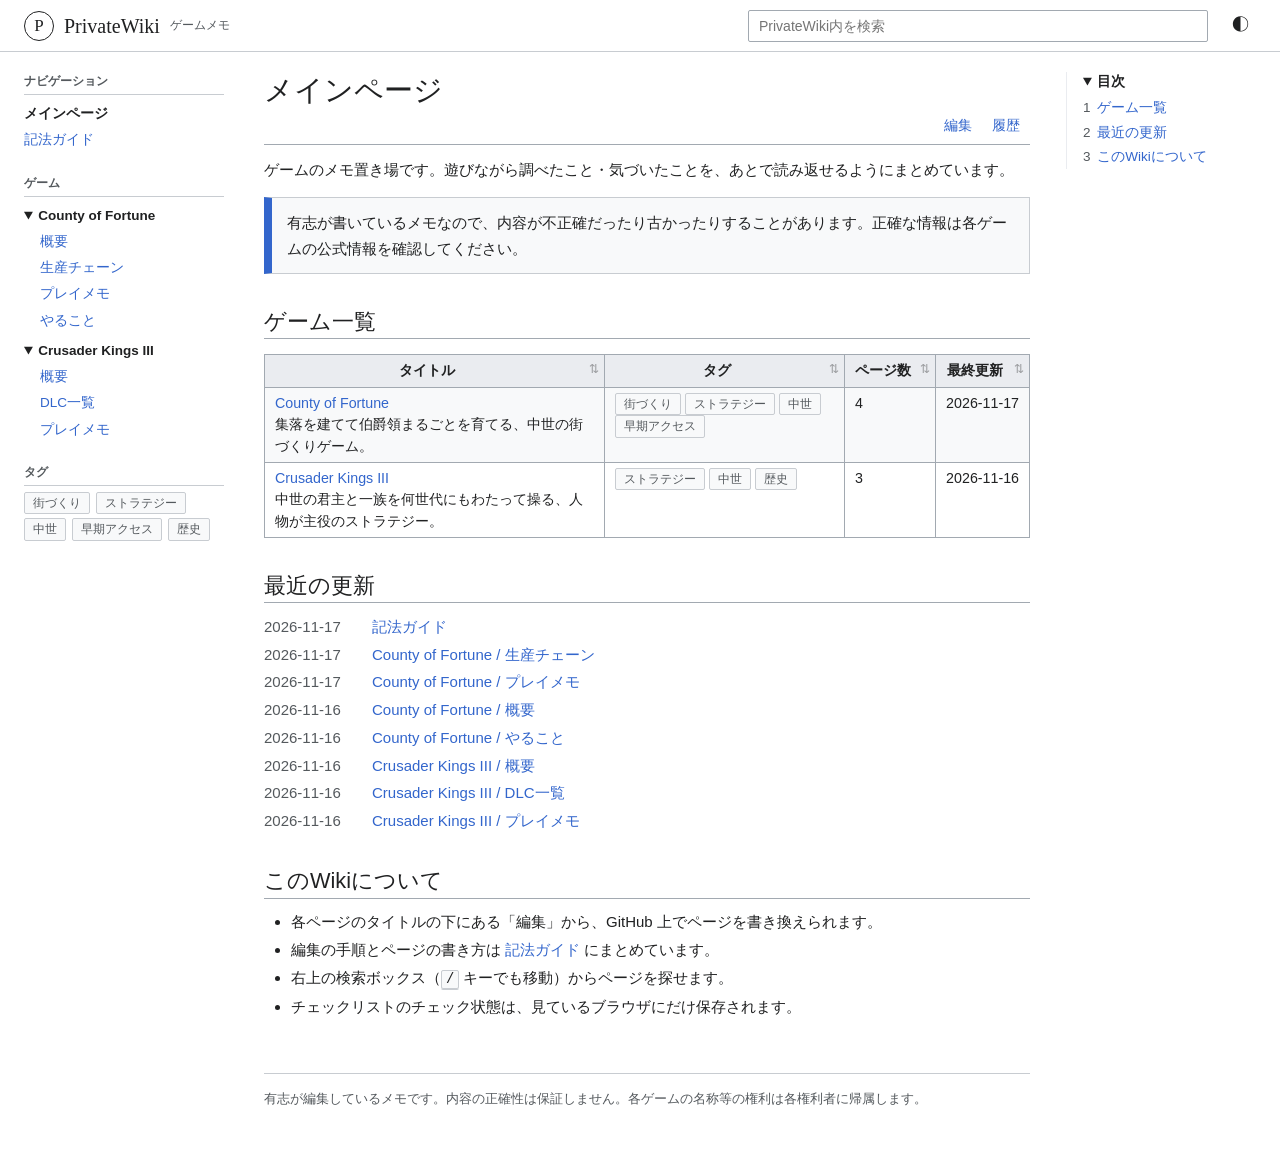
<file: index.html>
<!doctype html>
<html lang="ja">
<head>
<meta charset="utf-8">
<meta name="viewport" content="width=device-width, initial-scale=1">
<title>PrivateWiki</title>
<link rel="stylesheet" href="assets/wiki.css">
</head>
<body>
<noscript>このページの表示には JavaScript が必要です。</noscript>

<script type="text/markdown">
# メインページ

ゲームのメモ置き場です。遊びながら調べたこと・気づいたことを、あとで読み返せるようにまとめています。

:::note
有志が書いているメモなので、内容が不正確だったり古かったりすることがあります。正確な情報は各ゲームの公式情報を確認してください。
:::

## ゲーム一覧

<div data-wiki="games"></div>

## 最近の更新

<div data-wiki="recent" data-limit="10"></div>

## このWikiについて

- 各ページのタイトルの下にある「編集」から、GitHub 上でページを書き換えられます。
- 編集の手順とページの書き方は [[記法ガイド]] にまとめています。
- 右上の検索ボックス（<kbd>/</kbd> キーでも移動）からページを探せます。
- チェックリストのチェック状態は、見ているブラウザにだけ保存されます。
</script>

<script src="assets/vendor/marked.min.js"></script>
<script src="assets/pages.js"></script>
<script src="assets/wiki.js"></script>
</body>
</html>
</file>
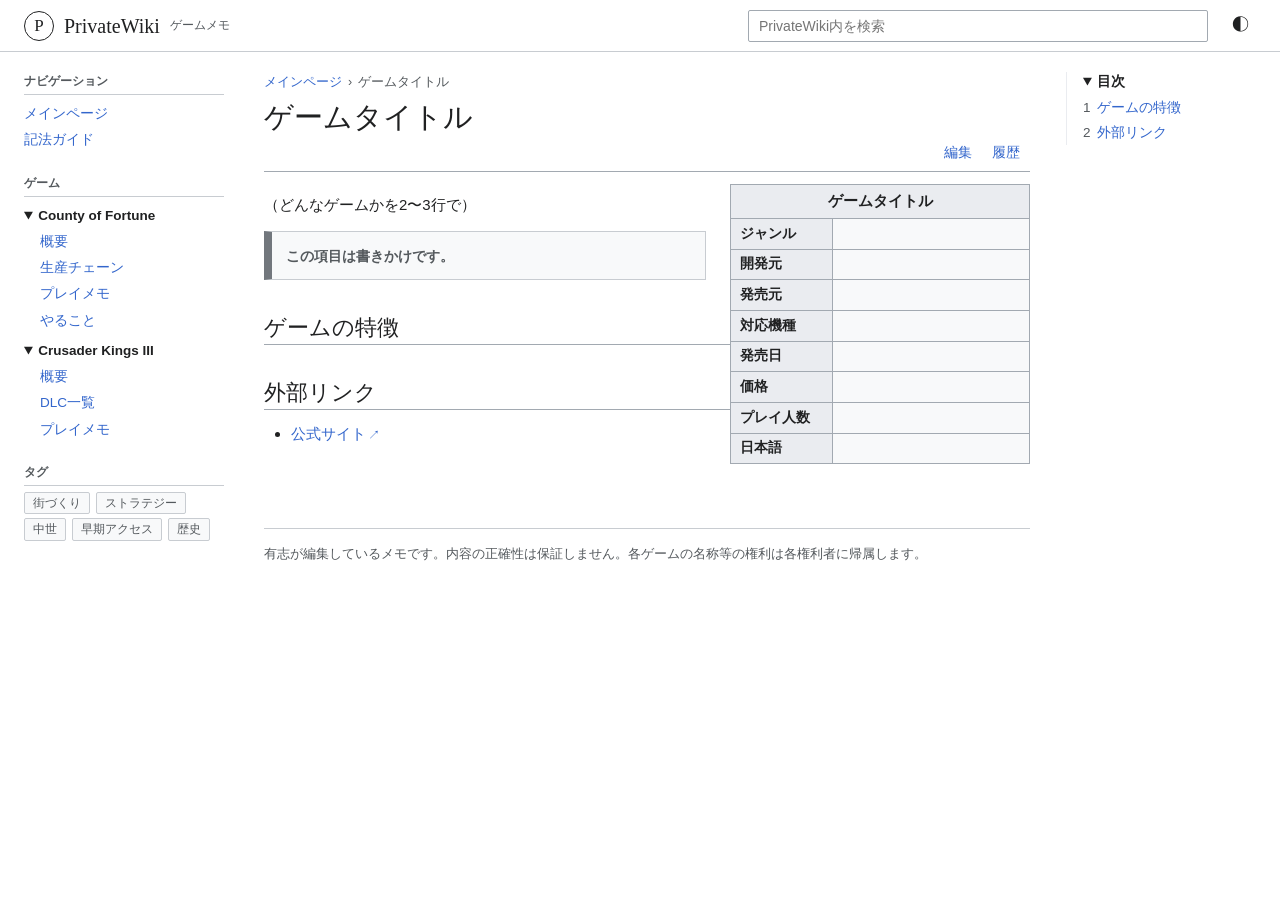
<file: games/_template/index.html>
<!doctype html>
<html lang="ja">
<head>
<meta charset="utf-8">
<meta name="viewport" content="width=device-width, initial-scale=1">
<title>ゲームタイトル - PrivateWiki</title>
<link rel="stylesheet" href="../../assets/wiki.css">
</head>
<body>
<noscript>このページの表示には JavaScript が必要です。</noscript>

<script type="text/markdown">
# ゲームタイトル

:::infobox ゲームタイトル
ジャンル |
開発元 |
発売元 |
対応機種 |
発売日 |
価格 |
プレイ人数 |
日本語 |
:::

（どんなゲームかを2〜3行で）

:::stub

## ゲームの特徴

## 外部リンク

- [公式サイト](https://example.com)
</script>

<script src="../../assets/vendor/marked.min.js"></script>
<script src="../../assets/pages.js"></script>
<script src="../../assets/wiki.js"></script>
</body>
</html>
</file>
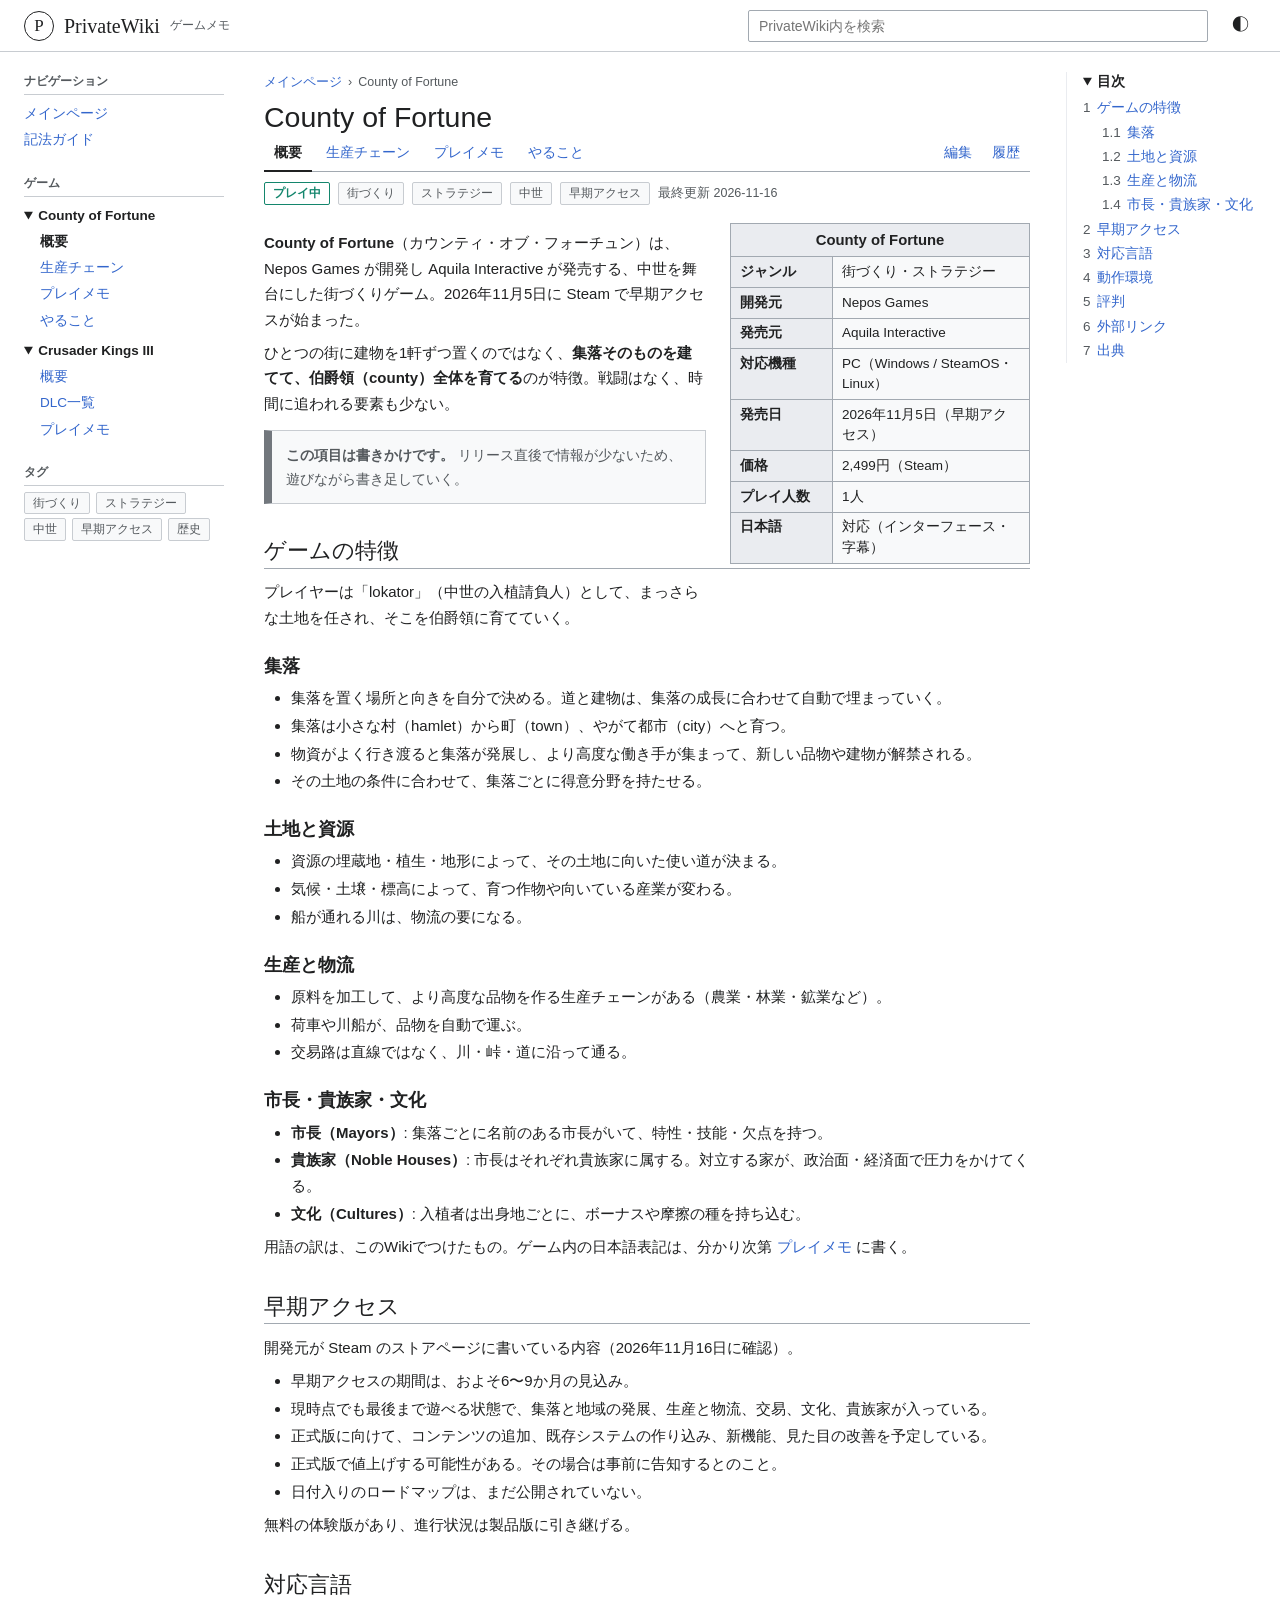
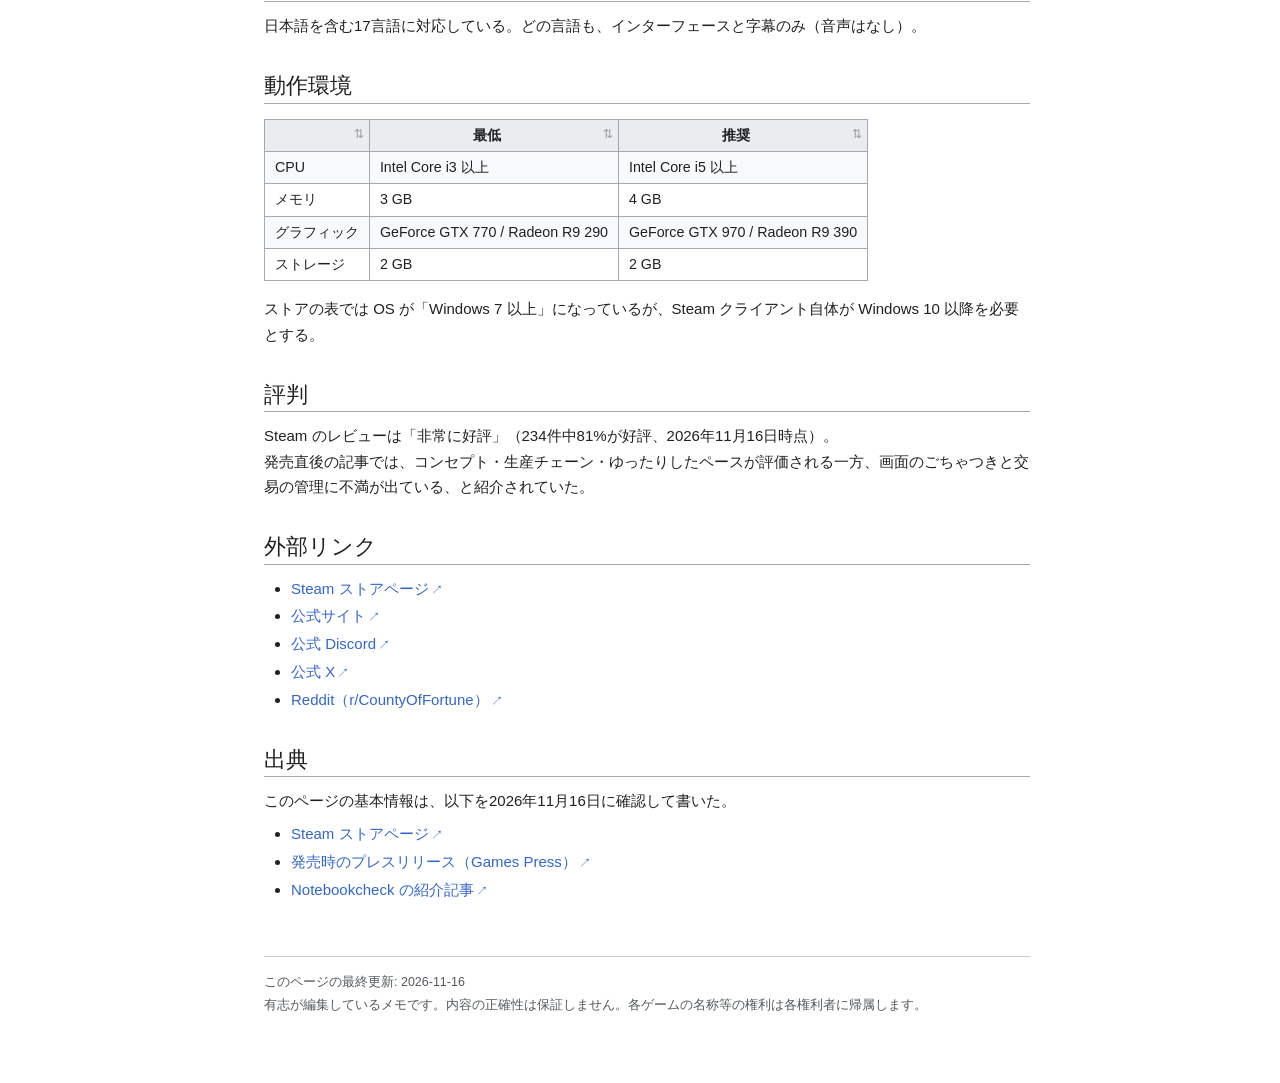
<file: games/county-of-fortune/index.html>
<!doctype html>
<html lang="ja">
<head>
<meta charset="utf-8">
<meta name="viewport" content="width=device-width, initial-scale=1">
<title>County of Fortune - PrivateWiki</title>
<link rel="stylesheet" href="../../assets/wiki.css">
</head>
<body>
<noscript>このページの表示には JavaScript が必要です。</noscript>

<script type="text/markdown">
# County of Fortune

:::infobox County of Fortune
ジャンル | 街づくり・ストラテジー
開発元 | Nepos Games
発売元 | Aquila Interactive
対応機種 | PC（Windows / SteamOS・Linux）
発売日 | 2026年11月5日（早期アクセス）
価格 | 2,499円（Steam）
プレイ人数 | 1人
日本語 | 対応（インターフェース・字幕）
:::

**County of Fortune**（カウンティ・オブ・フォーチュン）は、Nepos Games が開発し Aquila Interactive が発売する、中世を舞台にした街づくりゲーム。2026年11月5日に Steam で早期アクセスが始まった。

ひとつの街に建物を1軒ずつ置くのではなく、**集落そのものを建てて、伯爵領（county）全体を育てる**のが特徴。戦闘はなく、時間に追われる要素も少ない。

:::stub リリース直後で情報が少ないため、遊びながら書き足していく。

## ゲームの特徴

プレイヤーは「lokator」（中世の入植請負人）として、まっさらな土地を任され、そこを伯爵領に育てていく。

### 集落

- 集落を置く場所と向きを自分で決める。道と建物は、集落の成長に合わせて自動で埋まっていく。
- 集落は小さな村（hamlet）から町（town）、やがて都市（city）へと育つ。
- 物資がよく行き渡ると集落が発展し、より高度な働き手が集まって、新しい品物や建物が解禁される。
- その土地の条件に合わせて、集落ごとに得意分野を持たせる。

### 土地と資源

- 資源の埋蔵地・植生・地形によって、その土地に向いた使い道が決まる。
- 気候・土壌・標高によって、育つ作物や向いている産業が変わる。
- 船が通れる川は、物流の要になる。

### 生産と物流

- 原料を加工して、より高度な品物を作る生産チェーンがある（農業・林業・鉱業など）。
- 荷車や川船が、品物を自動で運ぶ。
- 交易路は直線ではなく、川・峠・道に沿って通る。

### 市長・貴族家・文化

- **市長（Mayors）**: 集落ごとに名前のある市長がいて、特性・技能・欠点を持つ。
- **貴族家（Noble Houses）**: 市長はそれぞれ貴族家に属する。対立する家が、政治面・経済面で圧力をかけてくる。
- **文化（Cultures）**: 入植者は出身地ごとに、ボーナスや摩擦の種を持ち込む。

用語の訳は、このWikiでつけたもの。ゲーム内の日本語表記は、分かり次第 [[プレイメモ]] に書く。

## 早期アクセス

開発元が Steam のストアページに書いている内容（2026年11月16日に確認）。

- 早期アクセスの期間は、およそ6〜9か月の見込み。
- 現時点でも最後まで遊べる状態で、集落と地域の発展、生産と物流、交易、文化、貴族家が入っている。
- 正式版に向けて、コンテンツの追加、既存システムの作り込み、新機能、見た目の改善を予定している。
- 正式版で値上げする可能性がある。その場合は事前に告知するとのこと。
- 日付入りのロードマップは、まだ公開されていない。

無料の体験版があり、進行状況は製品版に引き継げる。

## 対応言語

日本語を含む17言語に対応している。どの言語も、インターフェースと字幕のみ（音声はなし）。

## 動作環境

| | 最低 | 推奨 |
|---|---|---|
| CPU | Intel Core i3 以上 | Intel Core i5 以上 |
| メモリ | 3 GB | 4 GB |
| グラフィック | GeForce GTX 770 / Radeon R9 290 | GeForce GTX 970 / Radeon R9 390 |
| ストレージ | 2 GB | 2 GB |

ストアの表では OS が「Windows 7 以上」になっているが、Steam クライアント自体が Windows 10 以降を必要とする。

## 評判

Steam のレビューは「非常に好評」（234件中81%が好評、2026年11月16日時点）。
発売直後の記事では、コンセプト・生産チェーン・ゆったりしたペースが評価される一方、画面のごちゃつきと交易の管理に不満が出ている、と紹介されていた。

## 外部リンク

- [Steam ストアページ](https://store.steampowered.com/app/3204330/County_of_Fortune/)
- [公式サイト](https://nepos.games/county_of_fortune/)
- [公式 Discord](https://discord.gg/S4QCYrXwpE)
- [公式 X](https://x.com/CountyOfFortune)
- [Reddit（r/CountyOfFortune）](https://www.reddit.com/r/CountyOfFortune/)

## 出典

このページの基本情報は、以下を2026年11月16日に確認して書いた。

- [Steam ストアページ](https://store.steampowered.com/app/3204330/County_of_Fortune/)
- [発売時のプレスリリース（Games Press）](https://www.gamespress.com/en-US/Indie-county-builder-County-of-Fortune-lands-into-Steam-Early-Access-t)
- [Notebookcheck の紹介記事](https://www.notebookcheck.net/New-on-Steam-This-medieval-city-builder-lets-players-develop-entire-counties.1444200.0.html)
</script>

<script src="../../assets/vendor/marked.min.js"></script>
<script src="../../assets/pages.js"></script>
<script src="../../assets/wiki.js"></script>
</body>
</html>
</file>
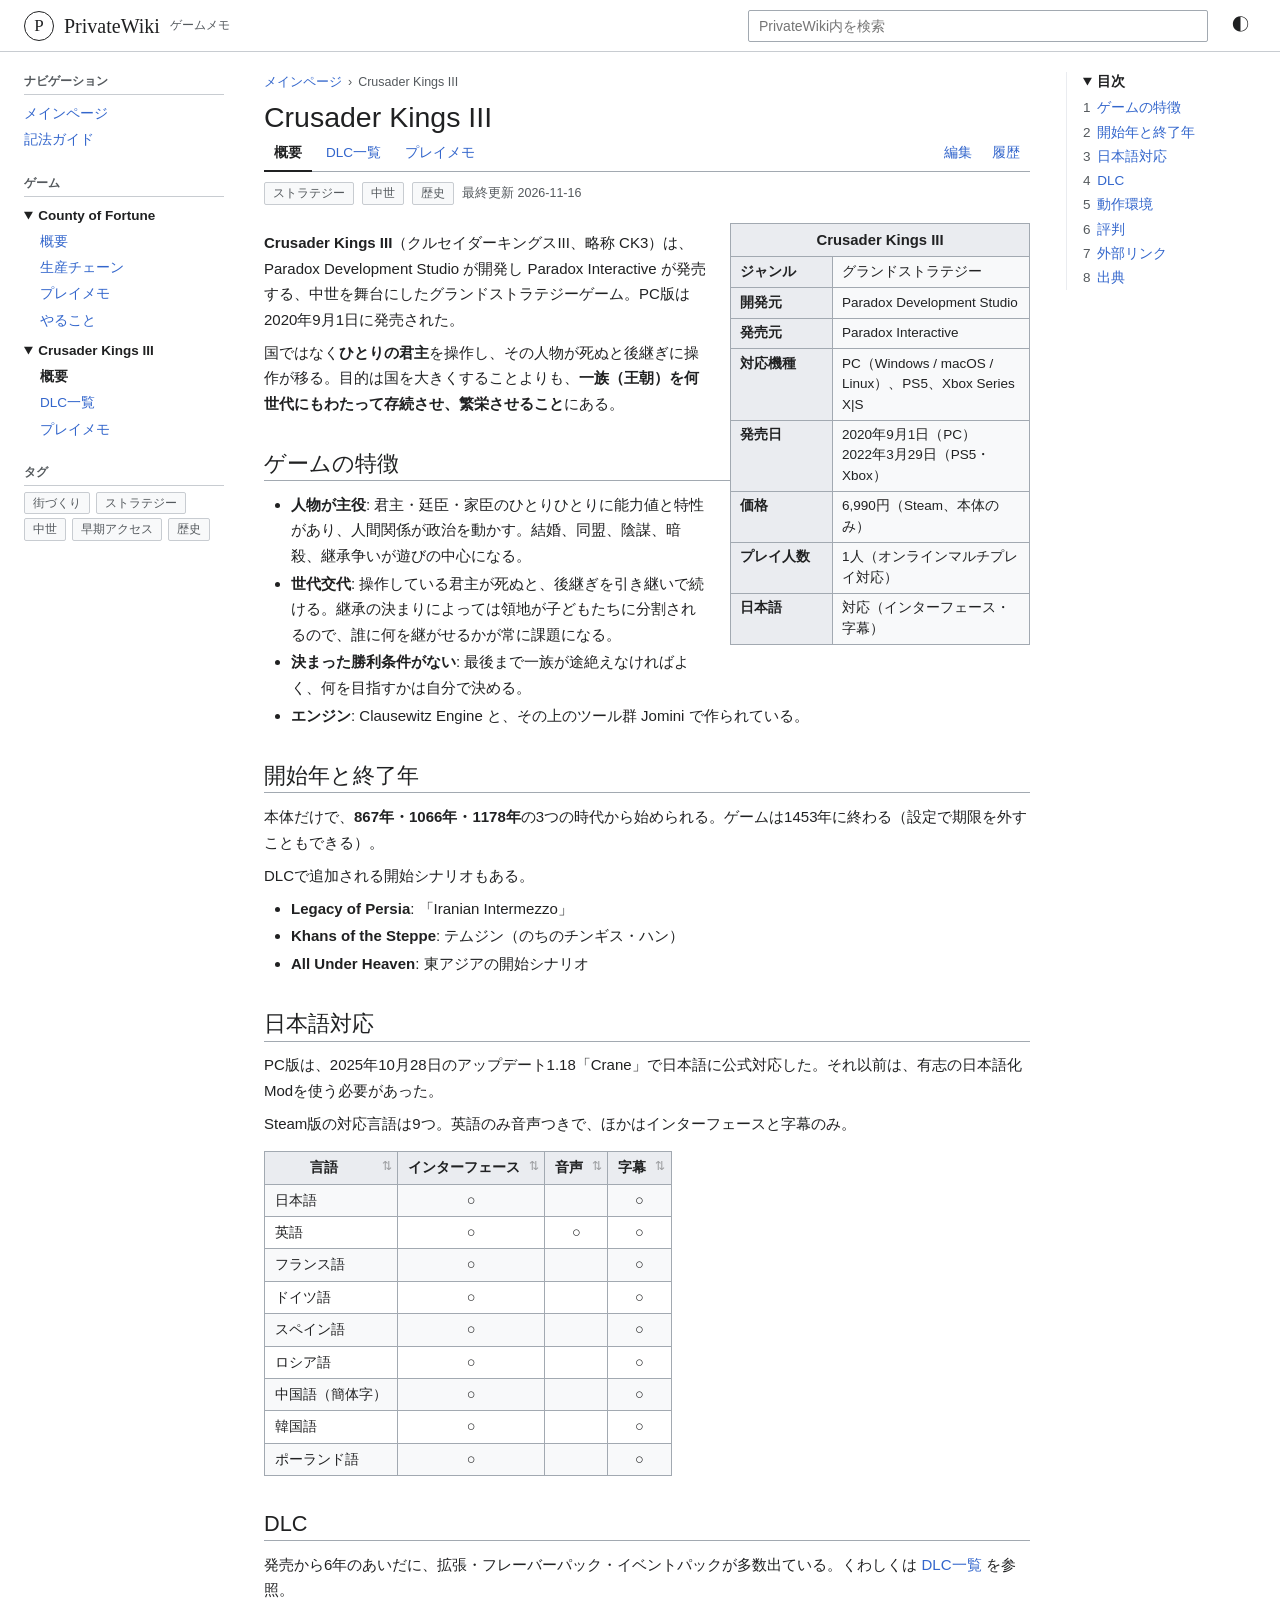
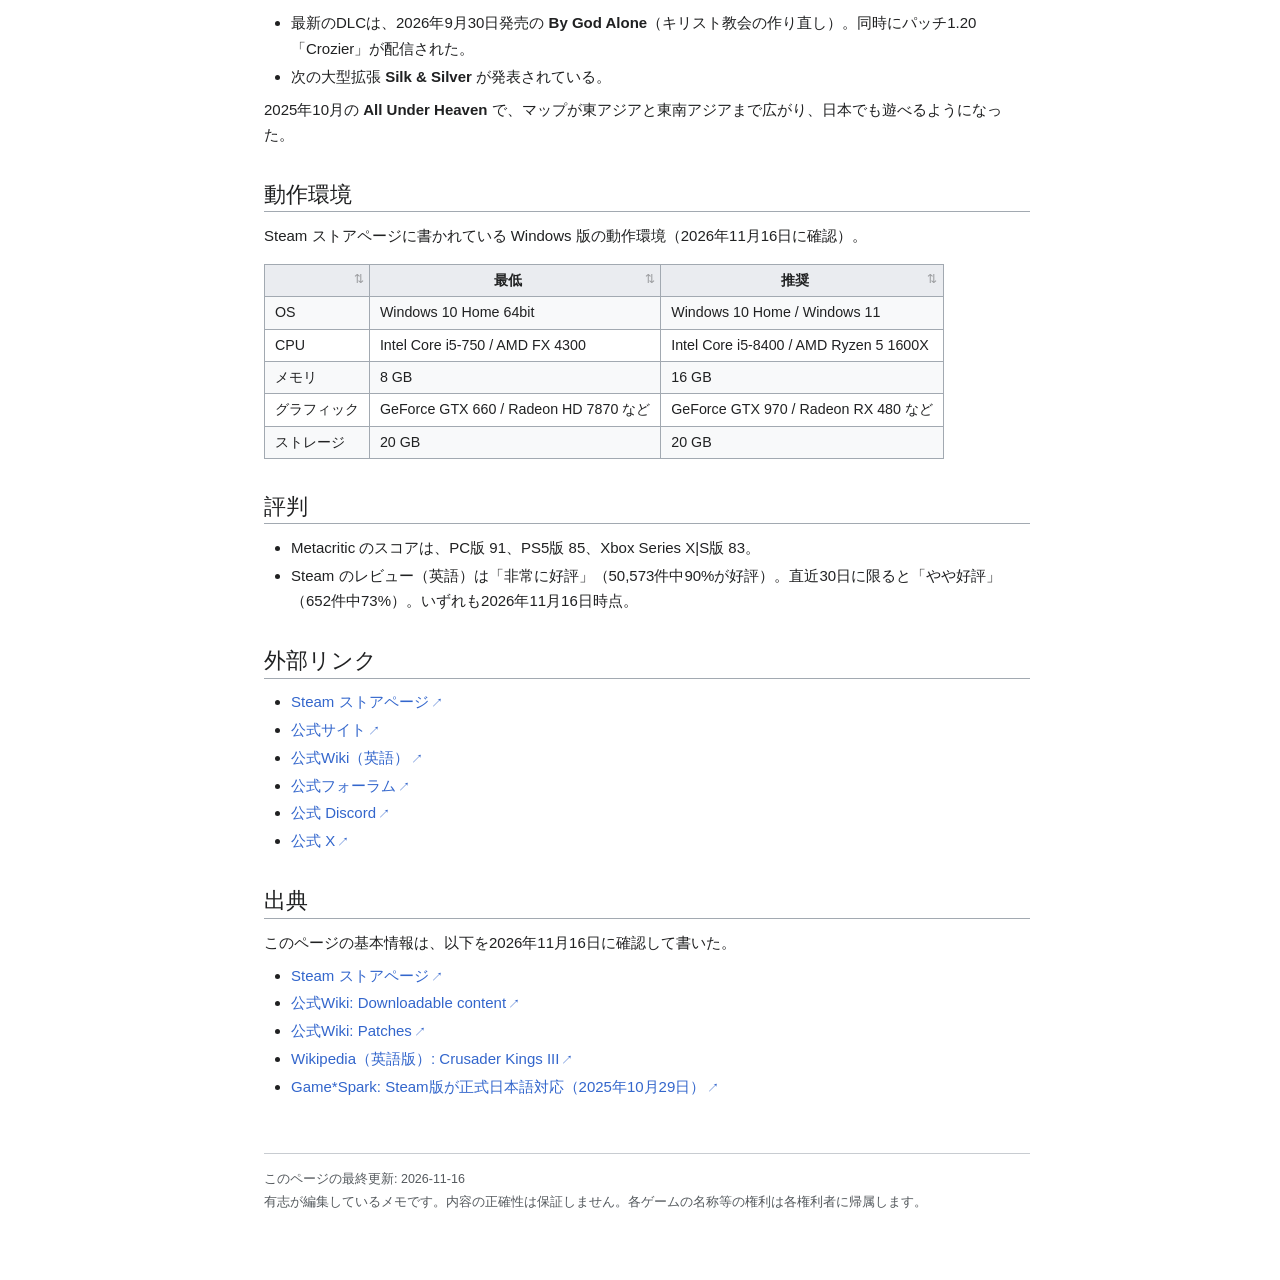
<file: games/crusader-kings-3/index.html>
<!doctype html>
<html lang="ja">
<head>
<meta charset="utf-8">
<meta name="viewport" content="width=device-width, initial-scale=1">
<title>Crusader Kings III - PrivateWiki</title>
<link rel="stylesheet" href="../../assets/wiki.css">
</head>
<body>
<noscript>このページの表示には JavaScript が必要です。</noscript>

<script type="text/markdown">
# Crusader Kings III

:::infobox Crusader Kings III
ジャンル | グランドストラテジー
開発元 | Paradox Development Studio
発売元 | Paradox Interactive
対応機種 | PC（Windows / macOS / Linux）、PS5、Xbox Series X\|S
発売日 | 2020年9月1日（PC）<br>2022年3月29日（PS5・Xbox）
価格 | 6,990円（Steam、本体のみ）
プレイ人数 | 1人（オンラインマルチプレイ対応）
日本語 | 対応（インターフェース・字幕）
:::

**Crusader Kings III**（クルセイダーキングスIII、略称 CK3）は、Paradox Development Studio が開発し Paradox Interactive が発売する、中世を舞台にしたグランドストラテジーゲーム。PC版は2020年9月1日に発売された。

国ではなく**ひとりの君主**を操作し、その人物が死ぬと後継ぎに操作が移る。目的は国を大きくすることよりも、**一族（王朝）を何世代にもわたって存続させ、繁栄させること**にある。

## ゲームの特徴

- **人物が主役**: 君主・廷臣・家臣のひとりひとりに能力値と特性があり、人間関係が政治を動かす。結婚、同盟、陰謀、暗殺、継承争いが遊びの中心になる。
- **世代交代**: 操作している君主が死ぬと、後継ぎを引き継いで続ける。継承の決まりによっては領地が子どもたちに分割されるので、誰に何を継がせるかが常に課題になる。
- **決まった勝利条件がない**: 最後まで一族が途絶えなければよく、何を目指すかは自分で決める。
- **エンジン**: Clausewitz Engine と、その上のツール群 Jomini で作られている。

## 開始年と終了年

本体だけで、**867年・1066年・1178年**の3つの時代から始められる。ゲームは1453年に終わる（設定で期限を外すこともできる）。

DLCで追加される開始シナリオもある。

- **Legacy of Persia**: 「Iranian Intermezzo」
- **Khans of the Steppe**: テムジン（のちのチンギス・ハン）
- **All Under Heaven**: 東アジアの開始シナリオ

## 日本語対応

PC版は、2025年10月28日のアップデート1.18「Crane」で日本語に公式対応した。それ以前は、有志の日本語化Modを使う必要があった。

Steam版の対応言語は9つ。英語のみ音声つきで、ほかはインターフェースと字幕のみ。

| 言語 | インターフェース | 音声 | 字幕 |
|---|:-:|:-:|:-:|
| 日本語 | ○ | | ○ |
| 英語 | ○ | ○ | ○ |
| フランス語 | ○ | | ○ |
| ドイツ語 | ○ | | ○ |
| スペイン語 | ○ | | ○ |
| ロシア語 | ○ | | ○ |
| 中国語（簡体字） | ○ | | ○ |
| 韓国語 | ○ | | ○ |
| ポーランド語 | ○ | | ○ |

## DLC

発売から6年のあいだに、拡張・フレーバーパック・イベントパックが多数出ている。くわしくは [[DLC一覧]] を参照。

- 最新のDLCは、2026年9月30日発売の **By God Alone**（キリスト教会の作り直し）。同時にパッチ1.20「Crozier」が配信された。
- 次の大型拡張 **Silk & Silver** が発表されている。

2025年10月の **All Under Heaven** で、マップが東アジアと東南アジアまで広がり、日本でも遊べるようになった。

## 動作環境

Steam ストアページに書かれている Windows 版の動作環境（2026年11月16日に確認）。

| | 最低 | 推奨 |
|---|---|---|
| OS | Windows 10 Home 64bit | Windows 10 Home / Windows 11 |
| CPU | Intel Core i5-750 / AMD FX 4300 | Intel Core i5-8400 / AMD Ryzen 5 1600X |
| メモリ | 8 GB | 16 GB |
| グラフィック | GeForce GTX 660 / Radeon HD 7870 など | GeForce GTX 970 / Radeon RX 480 など |
| ストレージ | 20 GB | 20 GB |

## 評判

- Metacritic のスコアは、PC版 91、PS5版 85、Xbox Series X\|S版 83。
- Steam のレビュー（英語）は「非常に好評」（50,573件中90%が好評）。直近30日に限ると「やや好評」（652件中73%）。いずれも2026年11月16日時点。

## 外部リンク

- [Steam ストアページ](https://store.steampowered.com/app/1158310/Crusader_Kings_III/)
- [公式サイト](https://www.paradoxinteractive.com/games/crusader-kings-iii/about)
- [公式Wiki（英語）](https://ck3.paradoxwikis.com/Crusader_Kings_III_Wiki)
- [公式フォーラム](https://forum.paradoxplaza.com/forum/index.php?forums/crusader-kings-iii.1059/)
- [公式 Discord](https://discord.com/invite/ck3)
- [公式 X](https://x.com/CrusaderKings)

## 出典

このページの基本情報は、以下を2026年11月16日に確認して書いた。

- [Steam ストアページ](https://store.steampowered.com/app/1158310/Crusader_Kings_III/)
- [公式Wiki: Downloadable content](https://ck3.paradoxwikis.com/Downloadable_content)
- [公式Wiki: Patches](https://ck3.paradoxwikis.com/Patches)
- [Wikipedia（英語版）: Crusader Kings III](https://en.wikipedia.org/wiki/Crusader_Kings_III)
- [Game*Spark: Steam版が正式日本語対応（2025年10月29日）](https://www.gamespark.jp/article/2025/10/29/158878.html)
</script>

<script src="../../assets/vendor/marked.min.js"></script>
<script src="../../assets/pages.js"></script>
<script src="../../assets/wiki.js"></script>
</body>
</html>
</file>
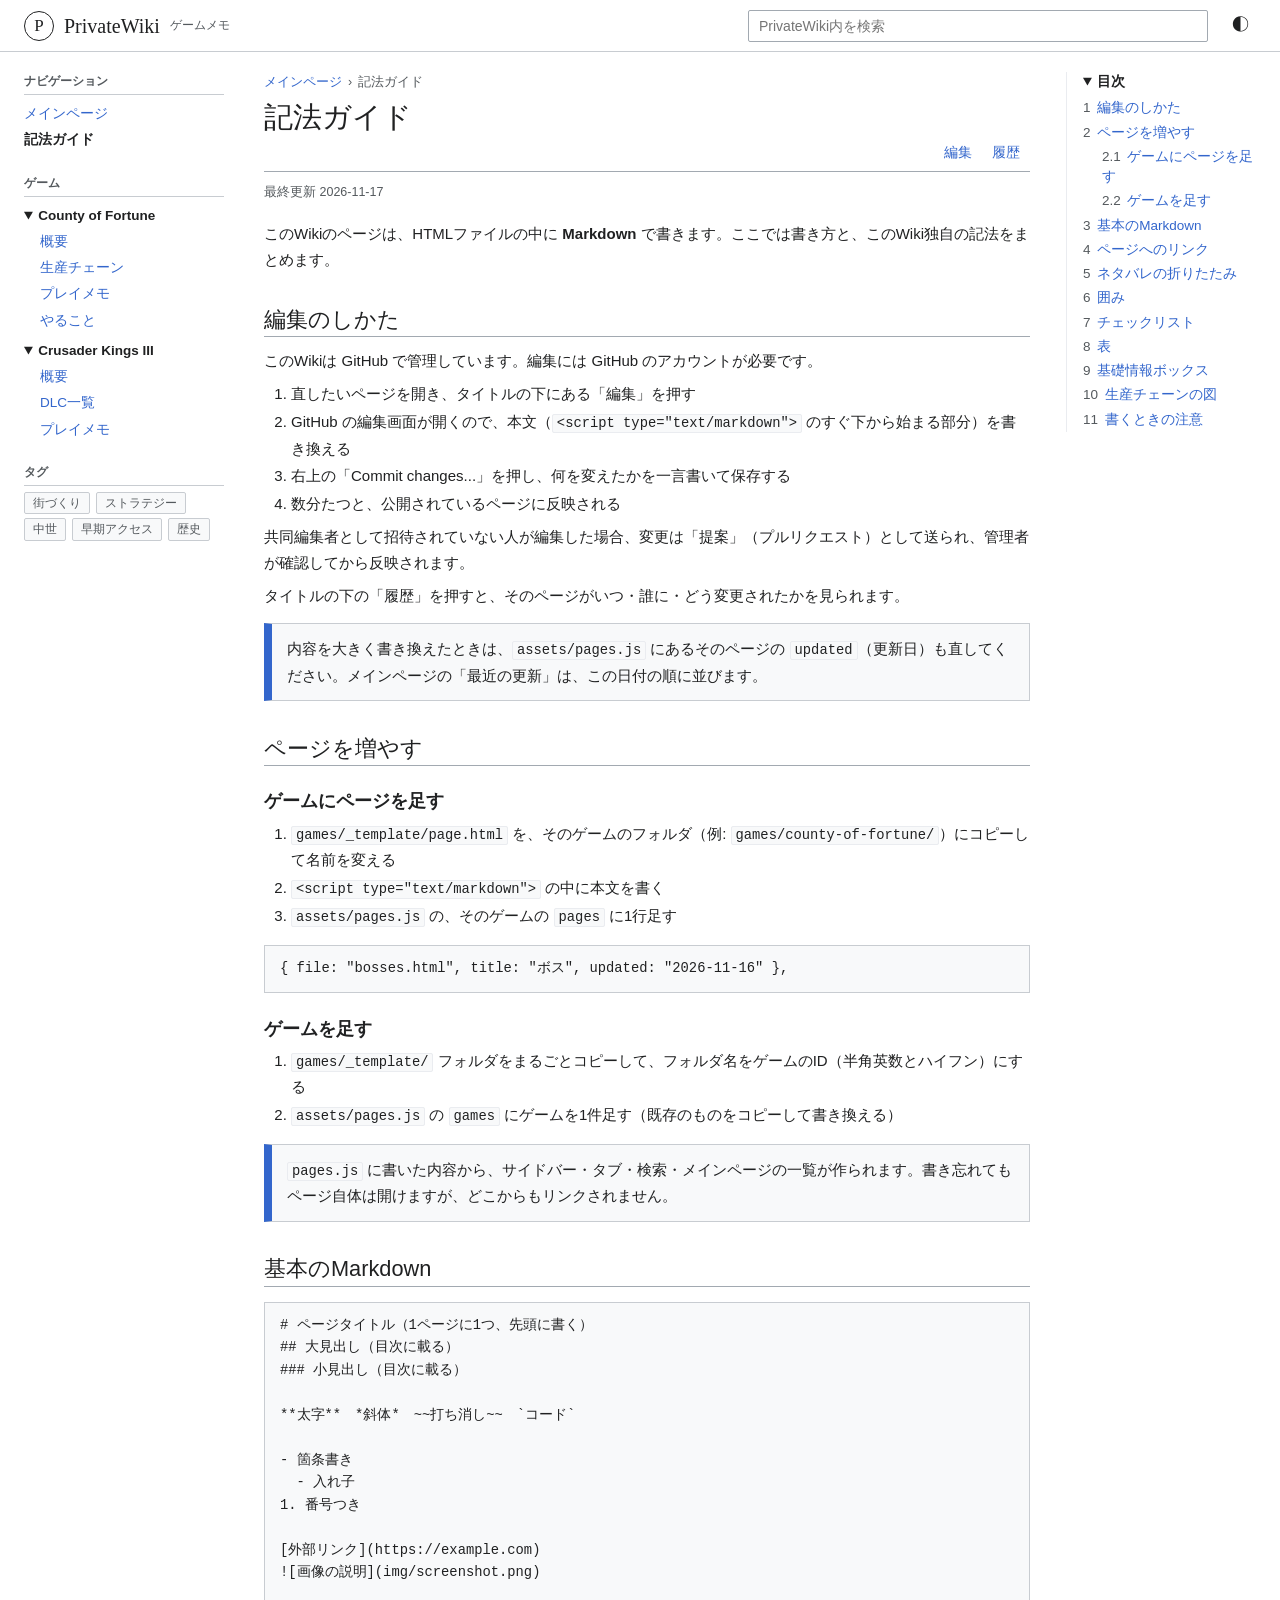
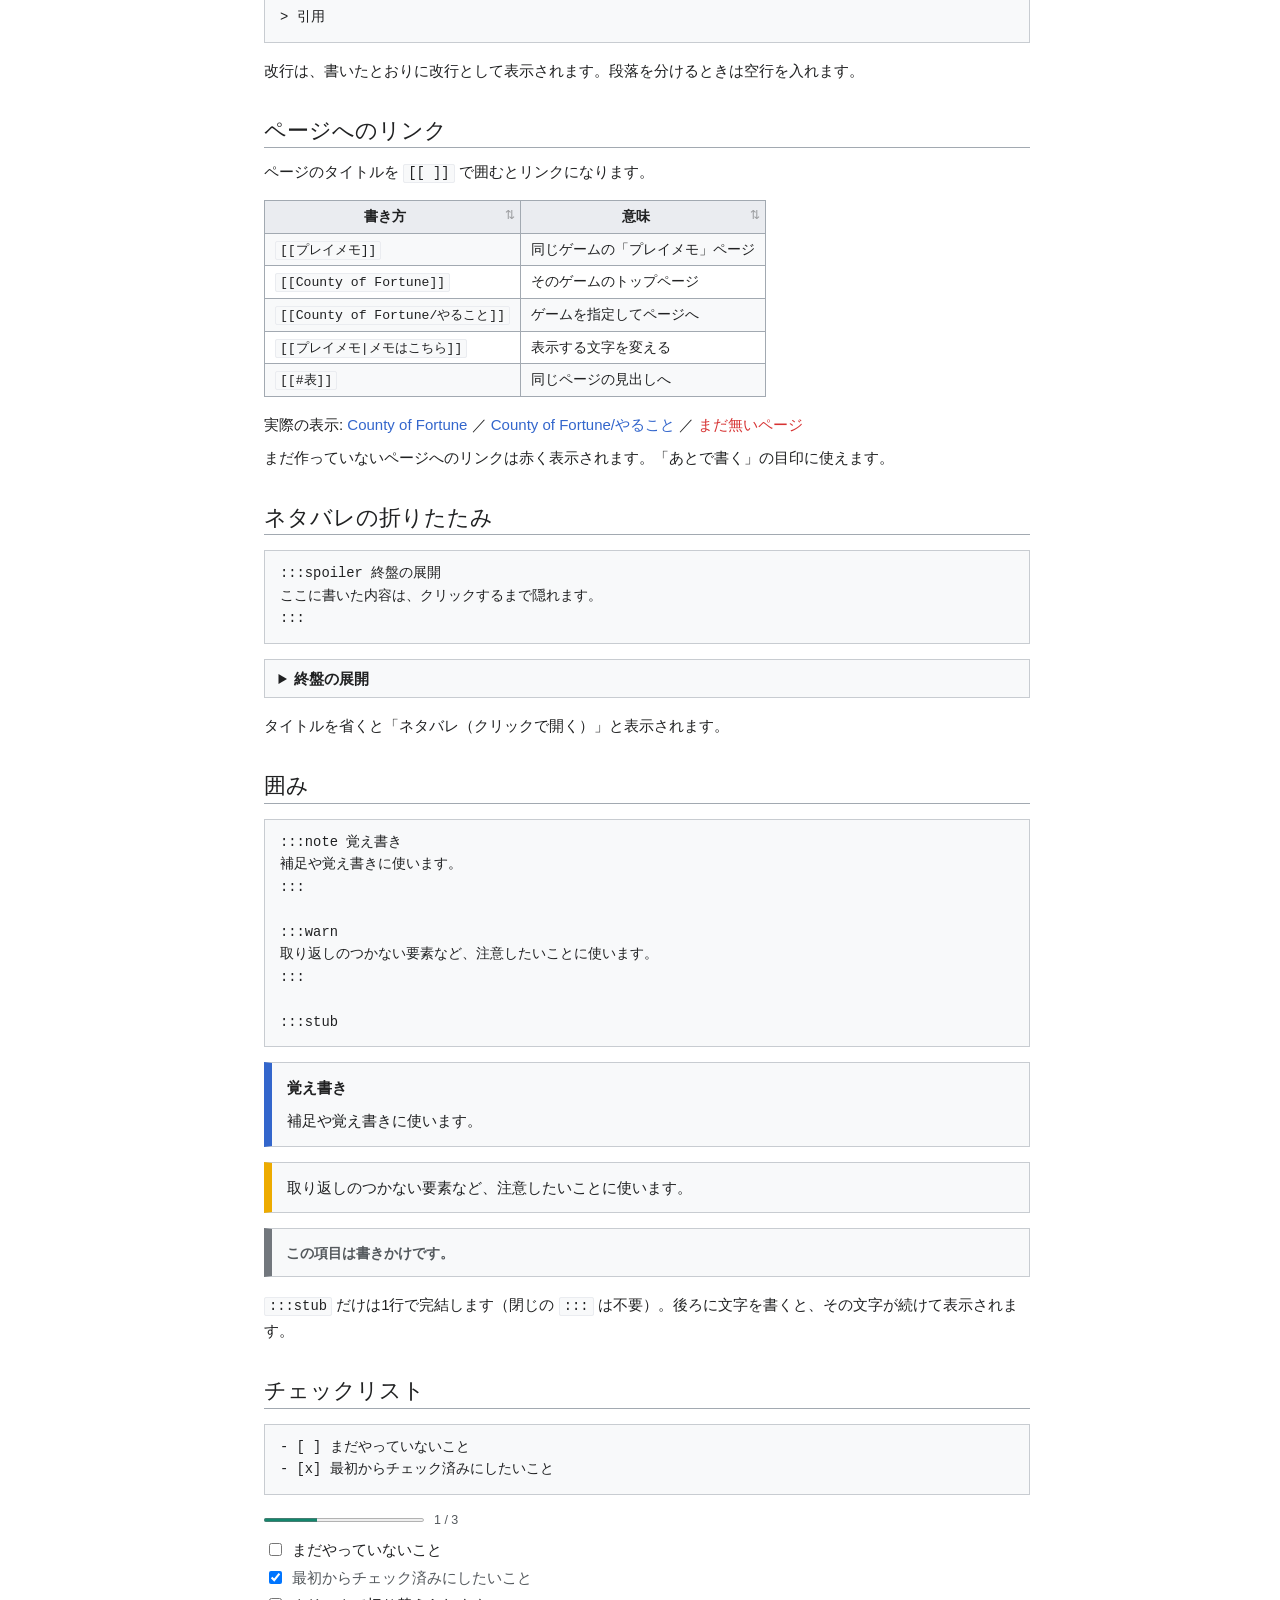
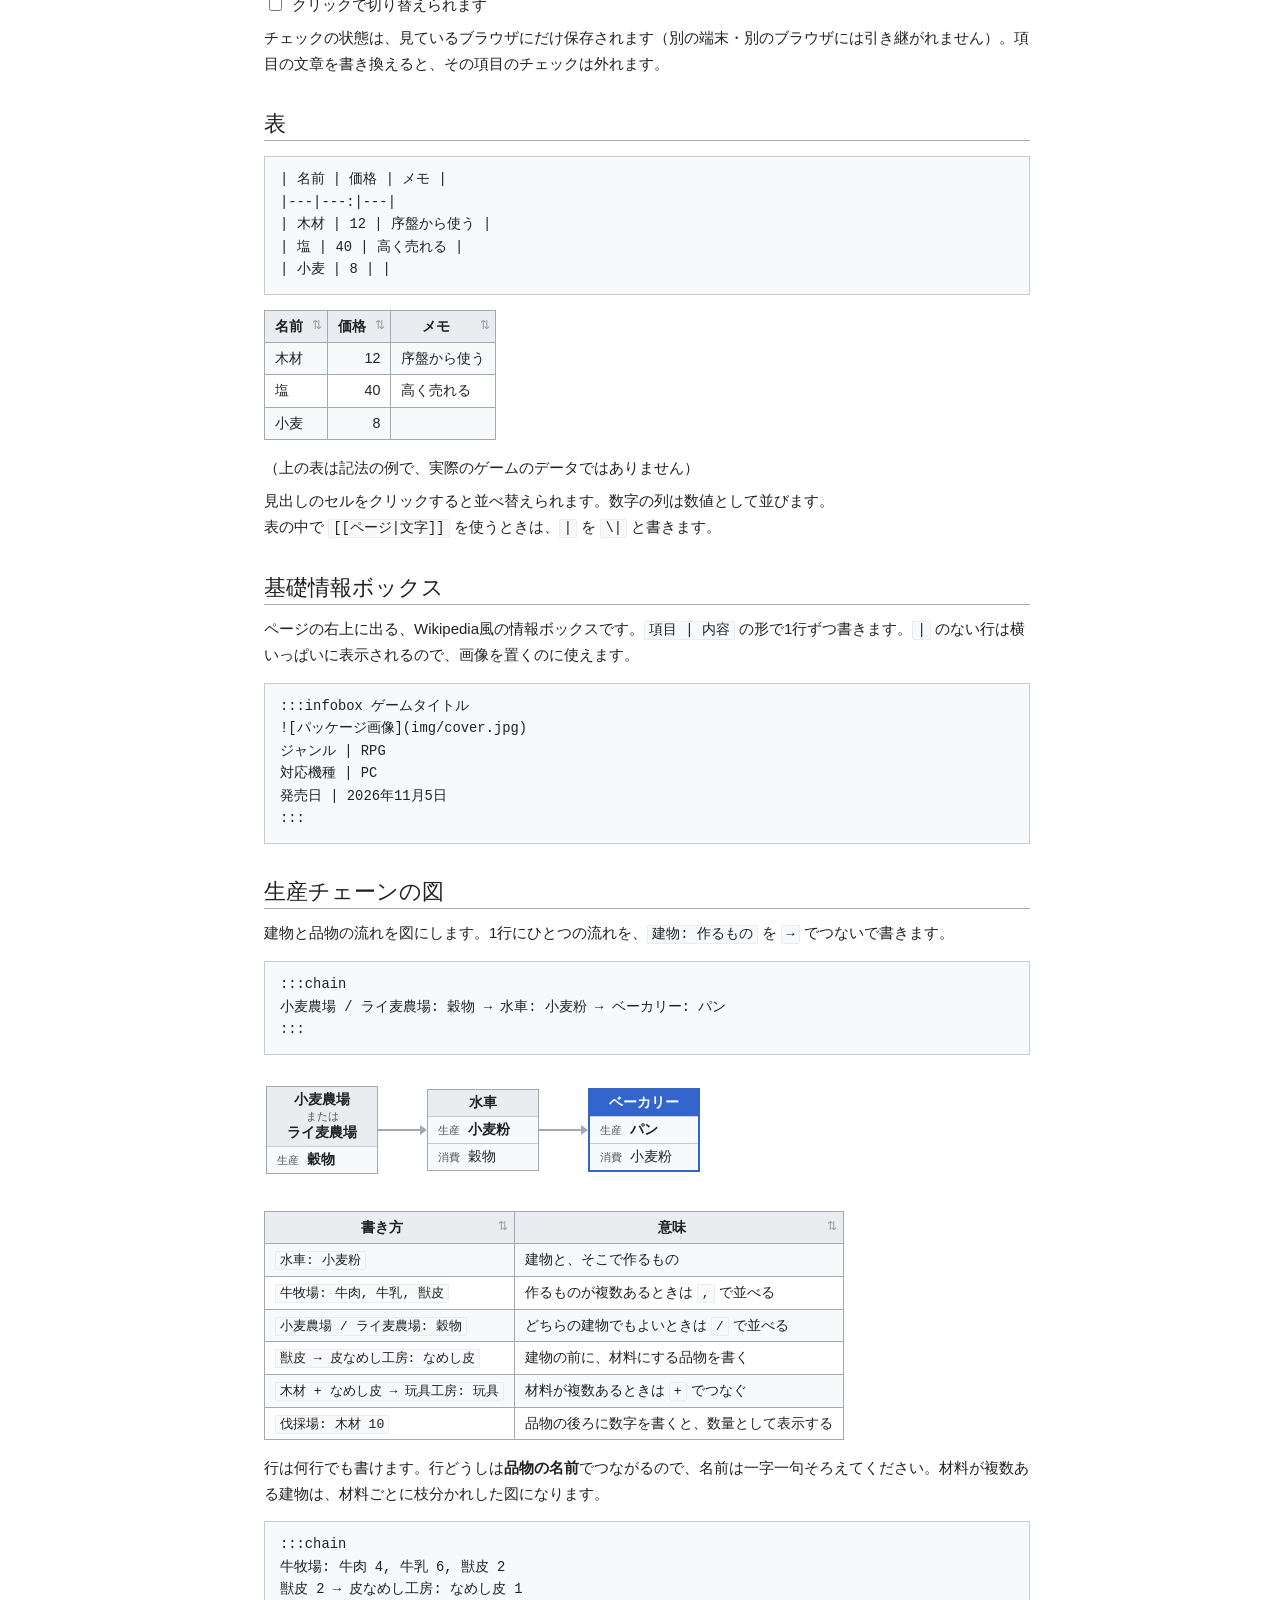
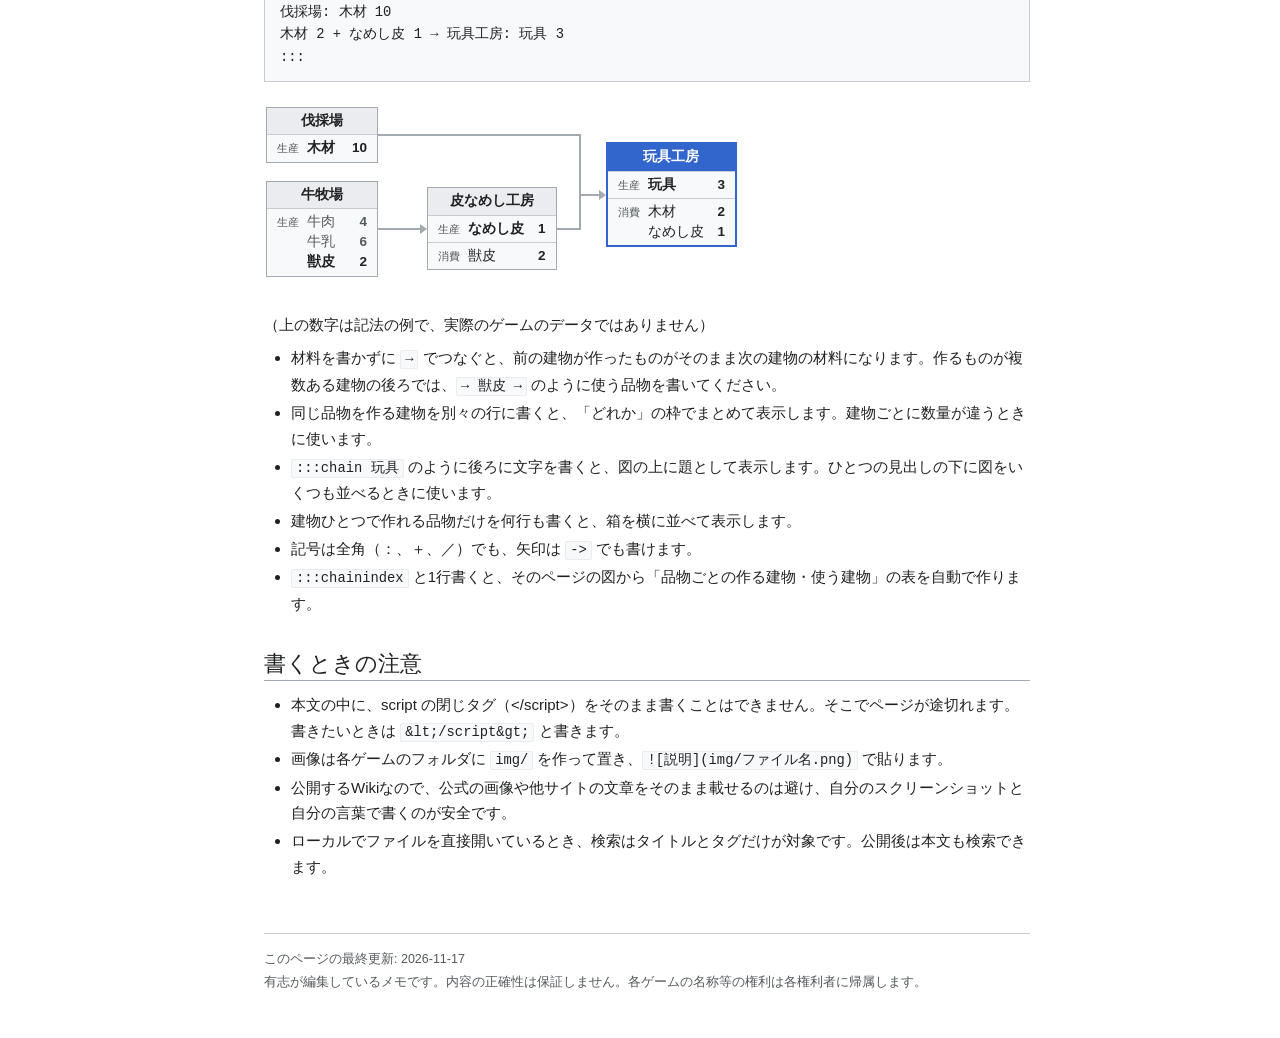
<file: help.html>
<!doctype html>
<html lang="ja">
<head>
<meta charset="utf-8">
<meta name="viewport" content="width=device-width, initial-scale=1">
<title>記法ガイド - PrivateWiki</title>
<link rel="stylesheet" href="assets/wiki.css">
</head>
<body>
<noscript>このページの表示には JavaScript が必要です。</noscript>

<script type="text/markdown">
# 記法ガイド

このWikiのページは、HTMLファイルの中に **Markdown** で書きます。ここでは書き方と、このWiki独自の記法をまとめます。

## 編集のしかた

このWikiは GitHub で管理しています。編集には GitHub のアカウントが必要です。

1. 直したいページを開き、タイトルの下にある「編集」を押す
2. GitHub の編集画面が開くので、本文（`<script type="text/markdown">` のすぐ下から始まる部分）を書き換える
3. 右上の「Commit changes...」を押し、何を変えたかを一言書いて保存する
4. 数分たつと、公開されているページに反映される

共同編集者として招待されていない人が編集した場合、変更は「提案」（プルリクエスト）として送られ、管理者が確認してから反映されます。

タイトルの下の「履歴」を押すと、そのページがいつ・誰に・どう変更されたかを見られます。

:::note
内容を大きく書き換えたときは、`assets/pages.js` にあるそのページの `updated`（更新日）も直してください。メインページの「最近の更新」は、この日付の順に並びます。
:::

## ページを増やす

### ゲームにページを足す

1. `games/_template/page.html` を、そのゲームのフォルダ（例: `games/county-of-fortune/`）にコピーして名前を変える
2. `<script type="text/markdown">` の中に本文を書く
3. `assets/pages.js` の、そのゲームの `pages` に1行足す

```js
{ file: "bosses.html", title: "ボス", updated: "2026-11-16" },
```

### ゲームを足す

1. `games/_template/` フォルダをまるごとコピーして、フォルダ名をゲームのID（半角英数とハイフン）にする
2. `assets/pages.js` の `games` にゲームを1件足す（既存のものをコピーして書き換える）

:::note
`pages.js` に書いた内容から、サイドバー・タブ・検索・メインページの一覧が作られます。書き忘れてもページ自体は開けますが、どこからもリンクされません。
:::

## 基本のMarkdown

````
# ページタイトル（1ページに1つ、先頭に書く）
## 大見出し（目次に載る）
### 小見出し（目次に載る）

**太字**　*斜体*　~~打ち消し~~　`コード`

- 箇条書き
  - 入れ子
1. 番号つき

[外部リンク](https://example.com)
![画像の説明](img/screenshot.png)

> 引用
````

改行は、書いたとおりに改行として表示されます。段落を分けるときは空行を入れます。

## ページへのリンク

ページのタイトルを `[[ ]]` で囲むとリンクになります。

| 書き方 | 意味 |
|---|---|
| `[[プレイメモ]]` | 同じゲームの「プレイメモ」ページ |
| `[[County of Fortune]]` | そのゲームのトップページ |
| `[[County of Fortune/やること]]` | ゲームを指定してページへ |
| `[[プレイメモ\|メモはこちら]]` | 表示する文字を変える |
| `[[#表]]` | 同じページの見出しへ |

実際の表示: [[County of Fortune]] ／ [[County of Fortune/やること]] ／ [[まだ無いページ]]

まだ作っていないページへのリンクは赤く表示されます。「あとで書く」の目印に使えます。

## ネタバレの折りたたみ

````
:::spoiler 終盤の展開
ここに書いた内容は、クリックするまで隠れます。
:::
````

:::spoiler 終盤の展開
ここに書いた内容は、クリックするまで隠れます。
- リストや表も入れられます
:::

タイトルを省くと「ネタバレ（クリックで開く）」と表示されます。

## 囲み

````
:::note 覚え書き
補足や覚え書きに使います。
:::

:::warn
取り返しのつかない要素など、注意したいことに使います。
:::

:::stub
````

:::note 覚え書き
補足や覚え書きに使います。
:::

:::warn
取り返しのつかない要素など、注意したいことに使います。
:::

:::stub

`:::stub` だけは1行で完結します（閉じの `:::` は不要）。後ろに文字を書くと、その文字が続けて表示されます。

## チェックリスト

````
- [ ] まだやっていないこと
- [x] 最初からチェック済みにしたいこと
````

- [ ] まだやっていないこと
- [x] 最初からチェック済みにしたいこと
- [ ] クリックで切り替えられます

チェックの状態は、見ているブラウザにだけ保存されます（別の端末・別のブラウザには引き継がれません）。項目の文章を書き換えると、その項目のチェックは外れます。

## 表

````
| 名前 | 価格 | メモ |
|---|---:|---|
| 木材 | 12 | 序盤から使う |
| 塩 | 40 | 高く売れる |
| 小麦 | 8 | |
````

| 名前 | 価格 | メモ |
|---|---:|---|
| 木材 | 12 | 序盤から使う |
| 塩 | 40 | 高く売れる |
| 小麦 | 8 | |

（上の表は記法の例で、実際のゲームのデータではありません）

見出しのセルをクリックすると並べ替えられます。数字の列は数値として並びます。
表の中で `[[ページ|文字]]` を使うときは、`|` を `\|` と書きます。

## 基礎情報ボックス

ページの右上に出る、Wikipedia風の情報ボックスです。`項目 | 内容` の形で1行ずつ書きます。`|` のない行は横いっぱいに表示されるので、画像を置くのに使えます。

````
:::infobox ゲームタイトル
![パッケージ画像](img/cover.jpg)
ジャンル | RPG
対応機種 | PC
発売日 | 2026年11月5日
:::
````

## 生産チェーンの図

建物と品物の流れを図にします。1行にひとつの流れを、`建物: 作るもの` を `→` でつないで書きます。

````
:::chain
小麦農場 / ライ麦農場: 穀物 → 水車: 小麦粉 → ベーカリー: パン
:::
````

:::chain
小麦農場 / ライ麦農場: 穀物 → 水車: 小麦粉 → ベーカリー: パン
:::

| 書き方 | 意味 |
|---|---|
| `水車: 小麦粉` | 建物と、そこで作るもの |
| `牛牧場: 牛肉, 牛乳, 獣皮` | 作るものが複数あるときは `,` で並べる |
| `小麦農場 / ライ麦農場: 穀物` | どちらの建物でもよいときは `/` で並べる |
| `獣皮 → 皮なめし工房: なめし皮` | 建物の前に、材料にする品物を書く |
| `木材 + なめし皮 → 玩具工房: 玩具` | 材料が複数あるときは `+` でつなぐ |
| `伐採場: 木材 10` | 品物の後ろに数字を書くと、数量として表示する |

行は何行でも書けます。行どうしは**品物の名前**でつながるので、名前は一字一句そろえてください。材料が複数ある建物は、材料ごとに枝分かれした図になります。

````
:::chain
牛牧場: 牛肉 4, 牛乳 6, 獣皮 2
獣皮 2 → 皮なめし工房: なめし皮 1
伐採場: 木材 10
木材 2 + なめし皮 1 → 玩具工房: 玩具 3
:::
````

:::chain
牛牧場: 牛肉 4, 牛乳 6, 獣皮 2
獣皮 2 → 皮なめし工房: なめし皮 1
伐採場: 木材 10
木材 2 + なめし皮 1 → 玩具工房: 玩具 3
:::

（上の数字は記法の例で、実際のゲームのデータではありません）

- 材料を書かずに `→` でつなぐと、前の建物が作ったものがそのまま次の建物の材料になります。作るものが複数ある建物の後ろでは、`→ 獣皮 →` のように使う品物を書いてください。
- 同じ品物を作る建物を別々の行に書くと、「どれか」の枠でまとめて表示します。建物ごとに数量が違うときに使います。
- `:::chain 玩具` のように後ろに文字を書くと、図の上に題として表示します。ひとつの見出しの下に図をいくつも並べるときに使います。
- 建物ひとつで作れる品物だけを何行も書くと、箱を横に並べて表示します。
- 記号は全角（：、＋、／）でも、矢印は `->` でも書けます。
- `:::chainindex` と1行書くと、そのページの図から「品物ごとの作る建物・使う建物」の表を自動で作ります。

## 書くときの注意

- 本文の中に、script の閉じタグ（&lt;/script&gt;）をそのまま書くことはできません。そこでページが途切れます。書きたいときは `&lt;/script&gt;` と書きます。
- 画像は各ゲームのフォルダに `img/` を作って置き、`![説明](img/ファイル名.png)` で貼ります。
- 公開するWikiなので、公式の画像や他サイトの文章をそのまま載せるのは避け、自分のスクリーンショットと自分の言葉で書くのが安全です。
- ローカルでファイルを直接開いているとき、検索はタイトルとタグだけが対象です。公開後は本文も検索できます。
</script>

<script src="assets/vendor/marked.min.js"></script>
<script src="assets/pages.js"></script>
<script src="assets/wiki.js"></script>
</body>
</html>
</file>
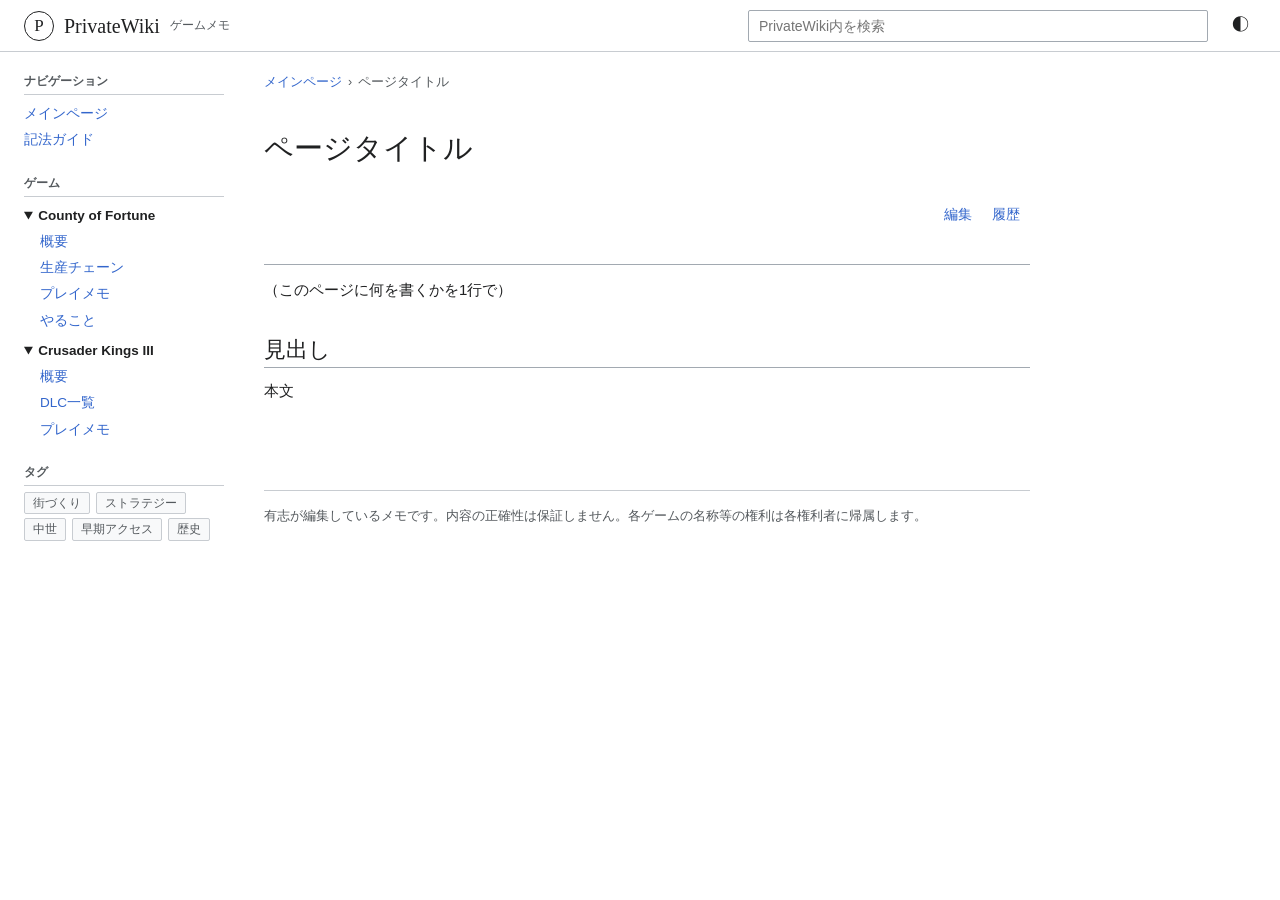
<file: games/_template/page.html>
<!doctype html>
<html lang="ja">
<head>
<meta charset="utf-8">
<meta name="viewport" content="width=device-width, initial-scale=1">
<title>ページタイトル - ゲームタイトル - PrivateWiki</title>
<link rel="stylesheet" href="../../assets/wiki.css">
</head>
<body>
<noscript>このページの表示には JavaScript が必要です。</noscript>

<script type="text/markdown">
# ページタイトル

（このページに何を書くかを1行で）

## 見出し

本文
</script>

<script src="../../assets/vendor/marked.min.js"></script>
<script src="../../assets/pages.js"></script>
<script src="../../assets/wiki.js"></script>
</body>
</html>
</file>
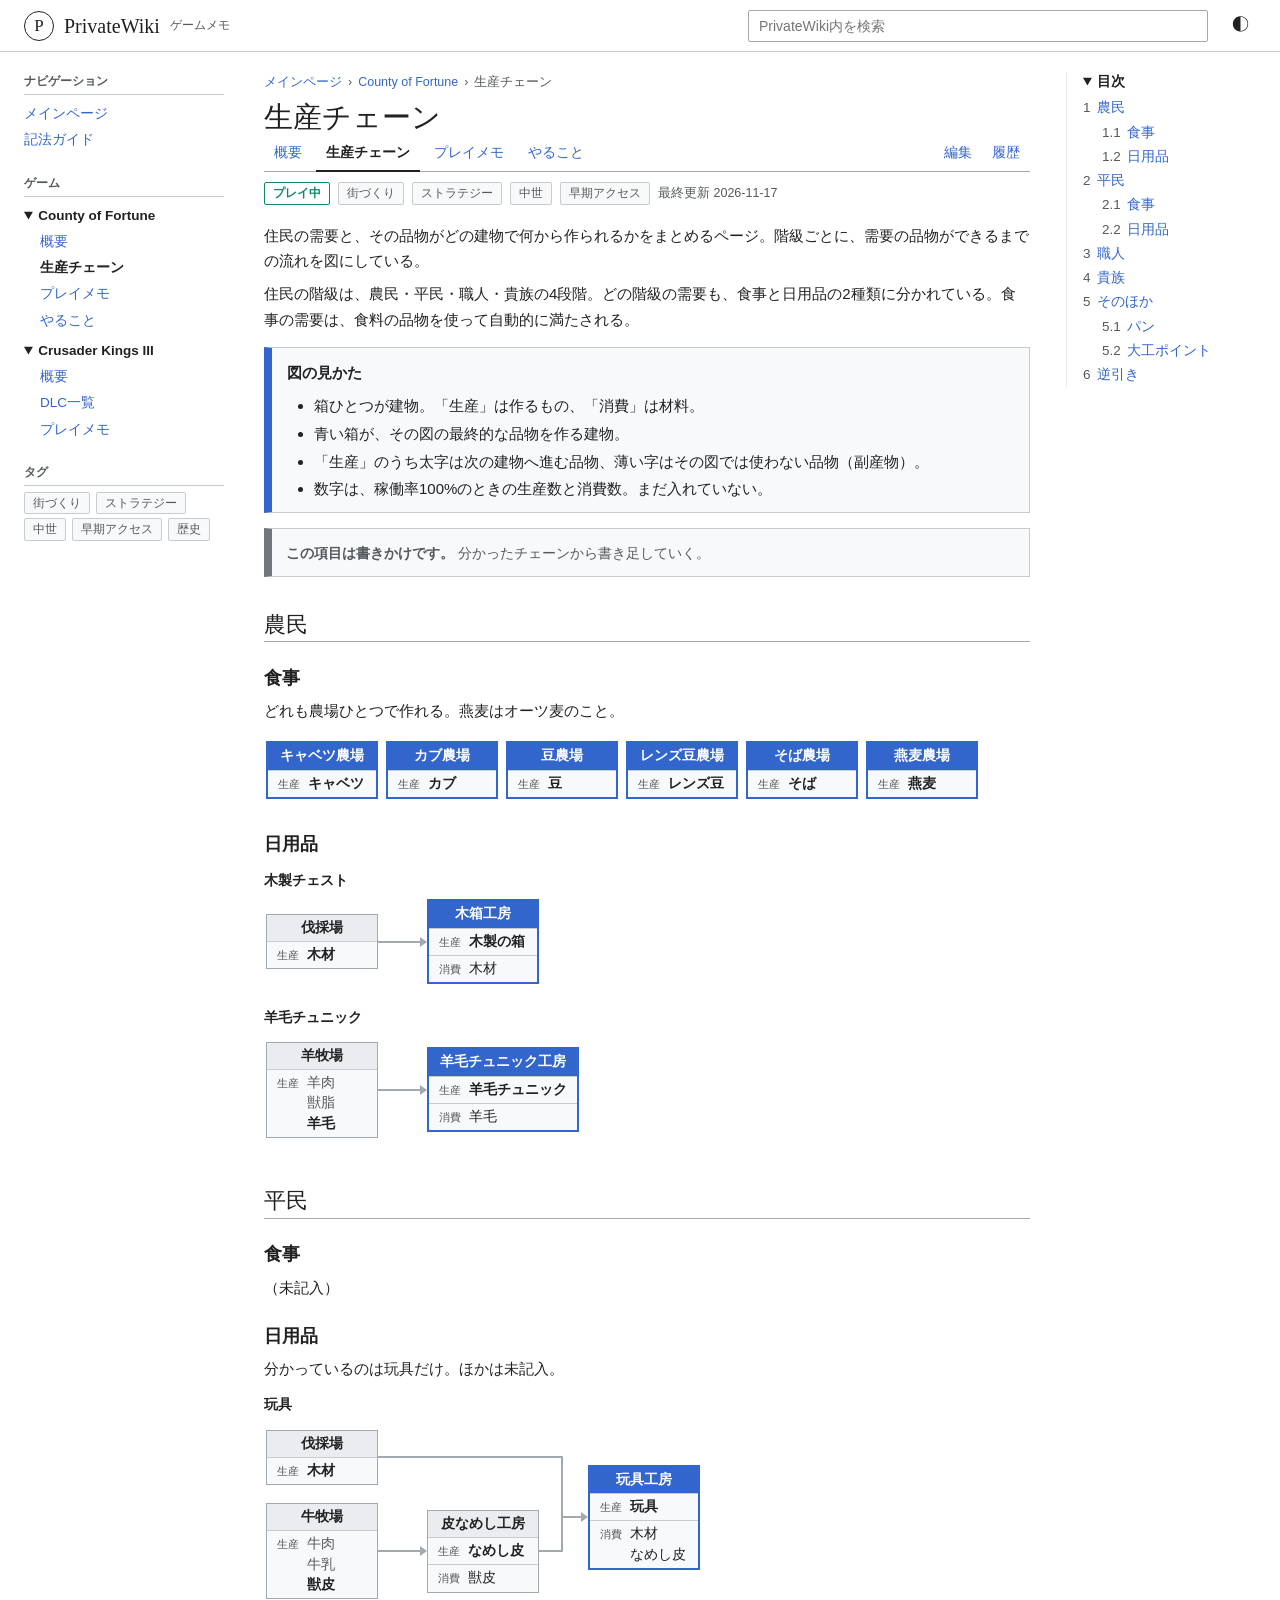
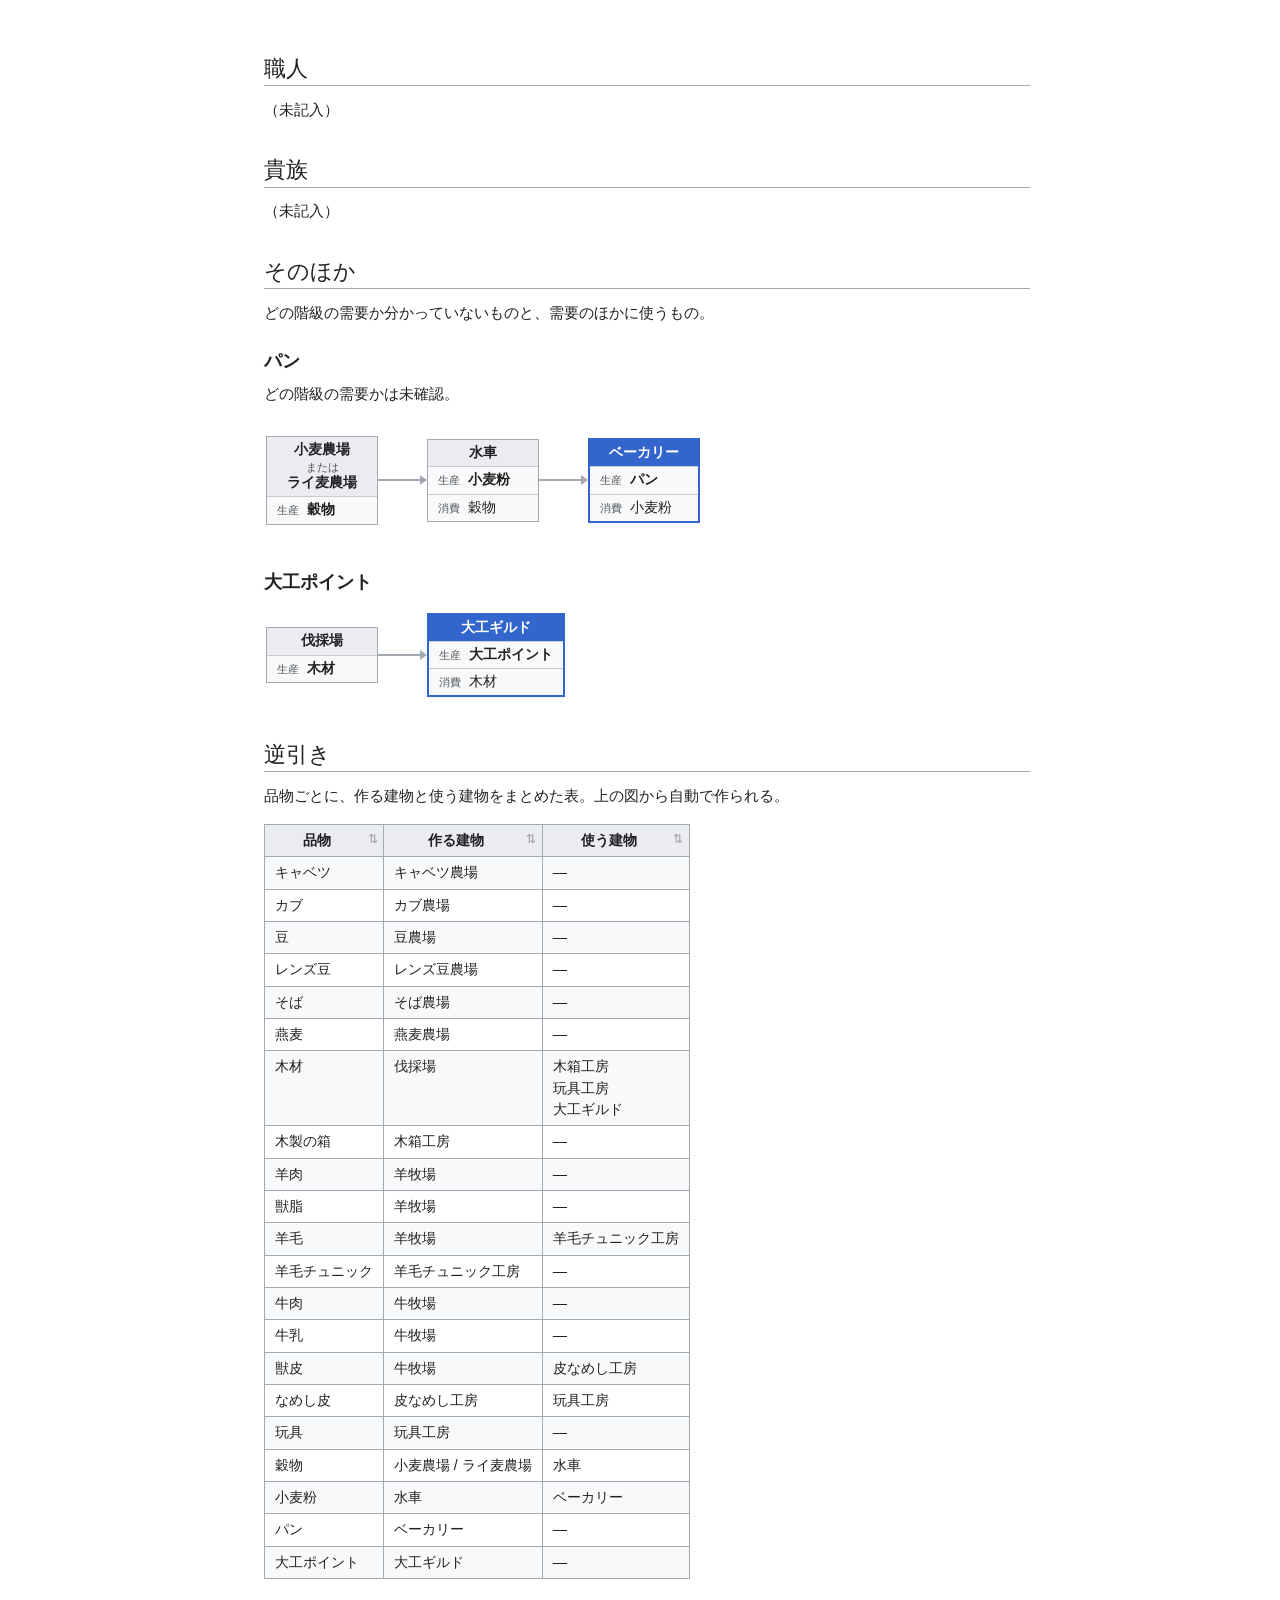
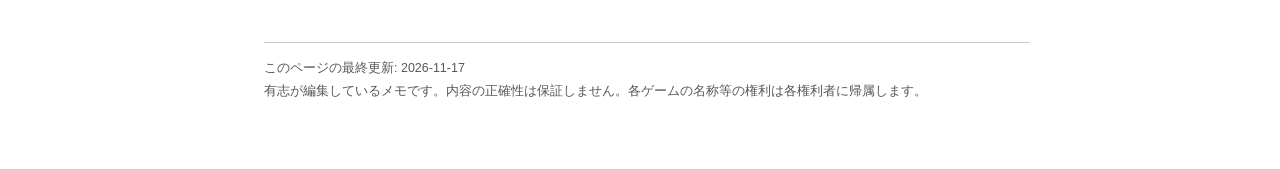
<file: games/county-of-fortune/chains.html>
<!doctype html>
<html lang="ja">
<head>
<meta charset="utf-8">
<meta name="viewport" content="width=device-width, initial-scale=1">
<title>生産チェーン - County of Fortune - PrivateWiki</title>
<link rel="stylesheet" href="../../assets/wiki.css">
</head>
<body>
<noscript>このページの表示には JavaScript が必要です。</noscript>

<script type="text/markdown">
# 生産チェーン

住民の需要と、その品物がどの建物で何から作られるかをまとめるページ。階級ごとに、需要の品物ができるまでの流れを図にしている。

住民の階級は、農民・平民・職人・貴族の4段階。どの階級の需要も、食事と日用品の2種類に分かれている。食事の需要は、食料の品物を使って自動的に満たされる。

:::note 図の見かた
- 箱ひとつが建物。「生産」は作るもの、「消費」は材料。
- 青い箱が、その図の最終的な品物を作る建物。
- 「生産」のうち太字は次の建物へ進む品物、薄い字はその図では使わない品物（副産物）。
- 数字は、稼働率100%のときの生産数と消費数。まだ入れていない。
:::

:::stub 分かったチェーンから書き足していく。

## 農民

### 食事

どれも農場ひとつで作れる。燕麦はオーツ麦のこと。

:::chain
キャベツ農場: キャベツ
カブ農場: カブ
豆農場: 豆
レンズ豆農場: レンズ豆
そば農場: そば
燕麦農場: 燕麦
:::

### 日用品

:::chain 木製チェスト
伐採場: 木材 → 木箱工房: 木製の箱
:::

:::chain 羊毛チュニック
羊牧場: 羊肉, 獣脂, 羊毛
羊毛 → 羊毛チュニック工房: 羊毛チュニック
:::

## 平民

### 食事

（未記入）

### 日用品

分かっているのは玩具だけ。ほかは未記入。

:::chain 玩具
牛牧場: 牛肉, 牛乳, 獣皮
獣皮 → 皮なめし工房: なめし皮
伐採場: 木材
木材 + なめし皮 → 玩具工房: 玩具
:::

## 職人

（未記入）

## 貴族

（未記入）

## そのほか

どの階級の需要か分かっていないものと、需要のほかに使うもの。

### パン

どの階級の需要かは未確認。

:::chain
小麦農場 / ライ麦農場: 穀物 → 水車: 小麦粉 → ベーカリー: パン
:::

### 大工ポイント

:::chain
伐採場: 木材 → 大工ギルド: 大工ポイント
:::

## 逆引き

品物ごとに、作る建物と使う建物をまとめた表。上の図から自動で作られる。

:::chainindex
</script>

<script src="../../assets/vendor/marked.min.js"></script>
<script src="../../assets/pages.js"></script>
<script src="../../assets/wiki.js"></script>
</body>
</html>
</file>
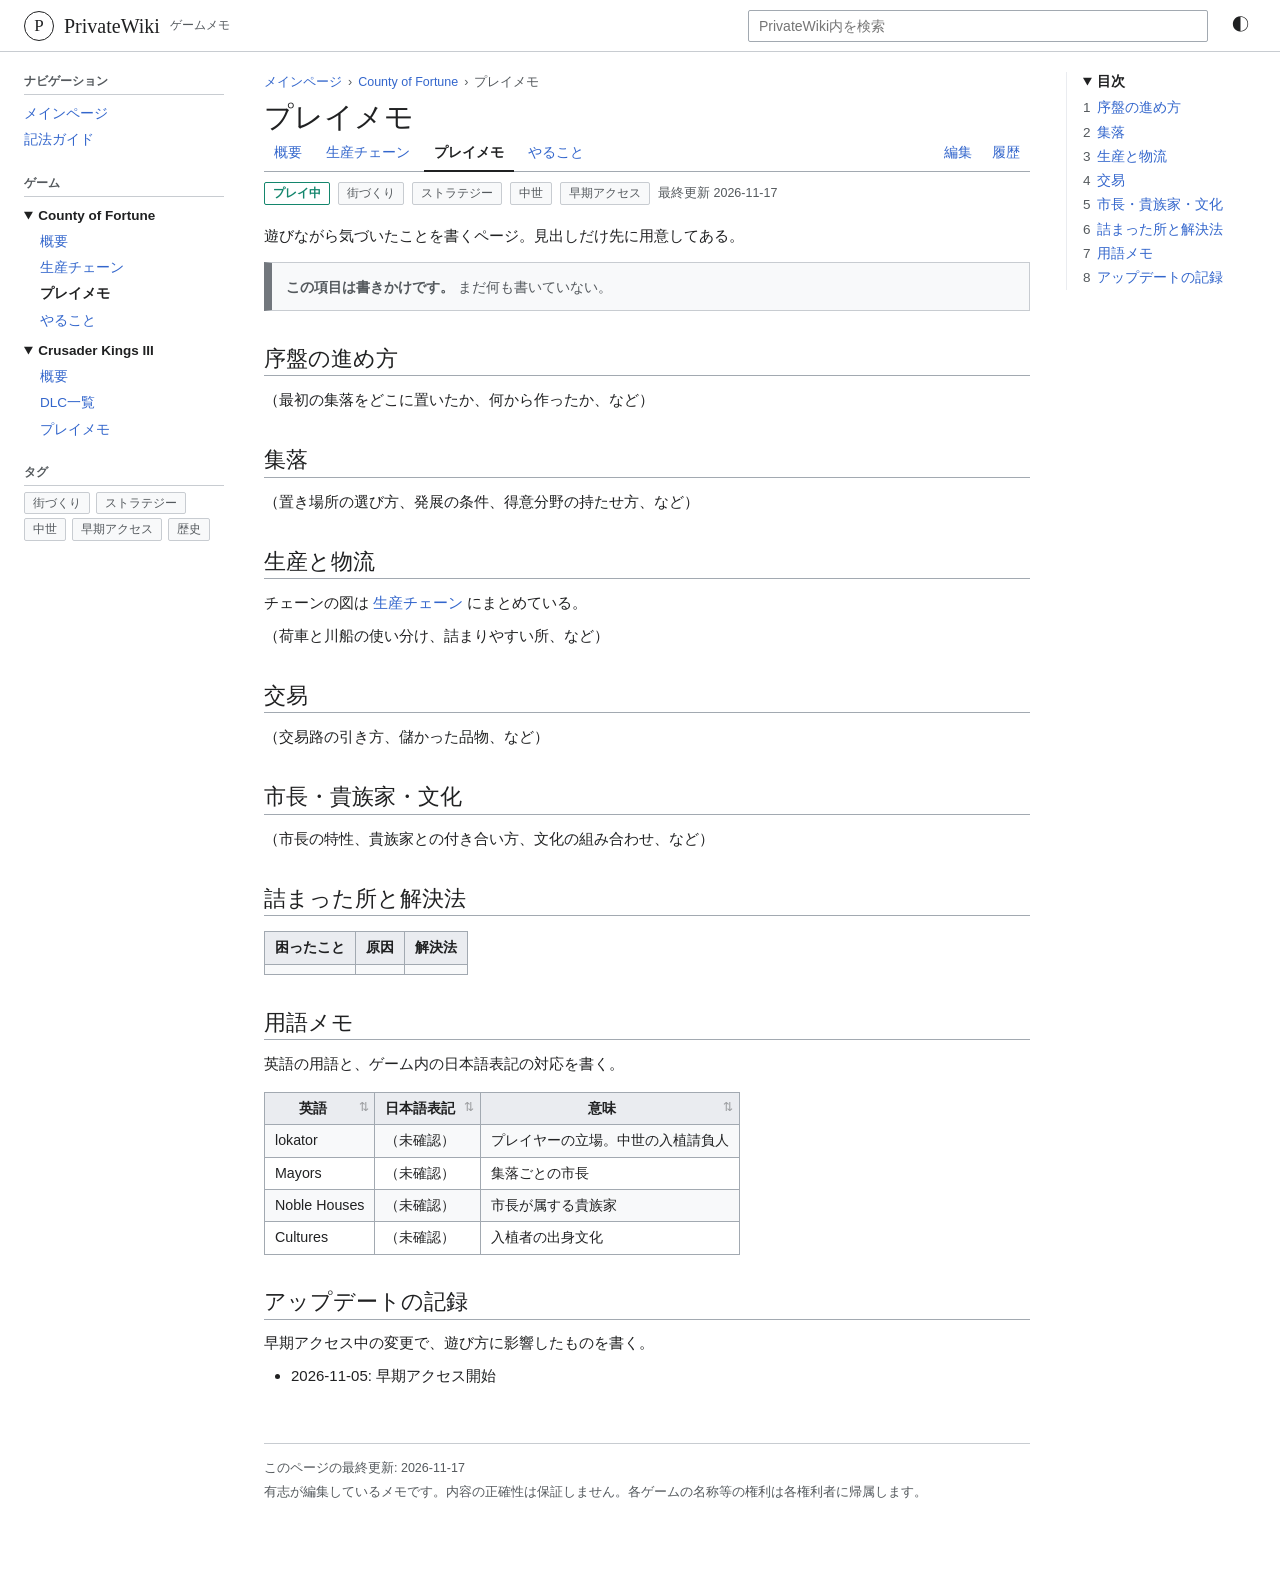
<file: games/county-of-fortune/memo.html>
<!doctype html>
<html lang="ja">
<head>
<meta charset="utf-8">
<meta name="viewport" content="width=device-width, initial-scale=1">
<title>プレイメモ - County of Fortune - PrivateWiki</title>
<link rel="stylesheet" href="../../assets/wiki.css">
</head>
<body>
<noscript>このページの表示には JavaScript が必要です。</noscript>

<script type="text/markdown">
# プレイメモ

遊びながら気づいたことを書くページ。見出しだけ先に用意してある。

:::stub まだ何も書いていない。

## 序盤の進め方

（最初の集落をどこに置いたか、何から作ったか、など）

## 集落

（置き場所の選び方、発展の条件、得意分野の持たせ方、など）

## 生産と物流

チェーンの図は [[生産チェーン]] にまとめている。

（荷車と川船の使い分け、詰まりやすい所、など）

## 交易

（交易路の引き方、儲かった品物、など）

## 市長・貴族家・文化

（市長の特性、貴族家との付き合い方、文化の組み合わせ、など）

## 詰まった所と解決法

| 困ったこと | 原因 | 解決法 |
|---|---|---|
| | | |

## 用語メモ

英語の用語と、ゲーム内の日本語表記の対応を書く。

| 英語 | 日本語表記 | 意味 |
|---|---|---|
| lokator | （未確認） | プレイヤーの立場。中世の入植請負人 |
| Mayors | （未確認） | 集落ごとの市長 |
| Noble Houses | （未確認） | 市長が属する貴族家 |
| Cultures | （未確認） | 入植者の出身文化 |

## アップデートの記録

早期アクセス中の変更で、遊び方に影響したものを書く。

- 2026-11-05: 早期アクセス開始
</script>

<script src="../../assets/vendor/marked.min.js"></script>
<script src="../../assets/pages.js"></script>
<script src="../../assets/wiki.js"></script>
</body>
</html>
</file>
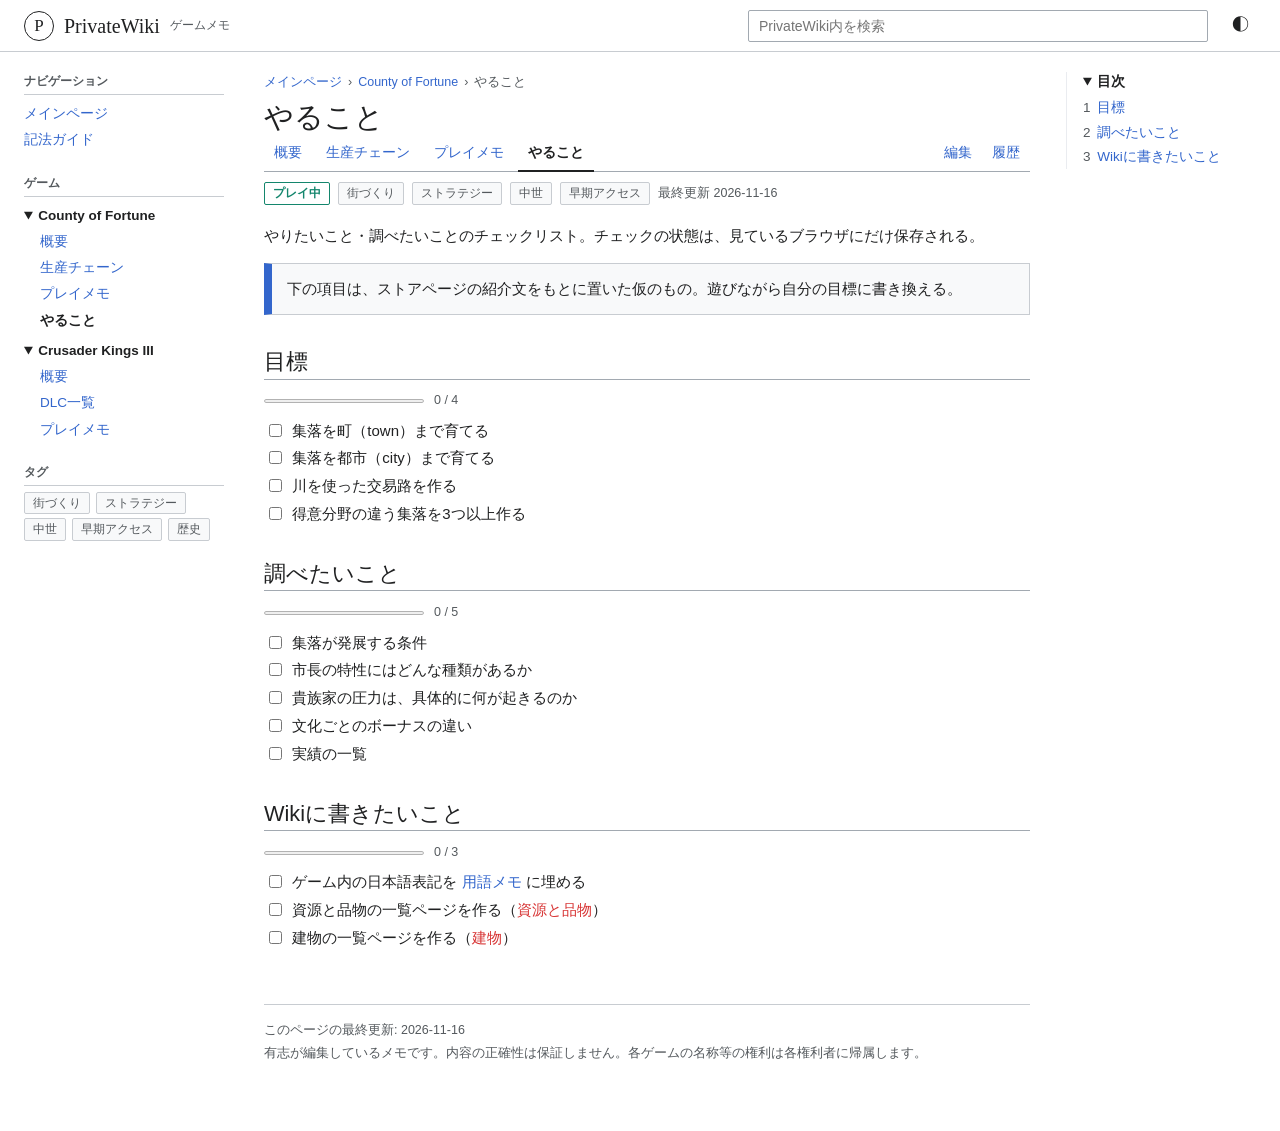
<file: games/county-of-fortune/todo.html>
<!doctype html>
<html lang="ja">
<head>
<meta charset="utf-8">
<meta name="viewport" content="width=device-width, initial-scale=1">
<title>やること - County of Fortune - PrivateWiki</title>
<link rel="stylesheet" href="../../assets/wiki.css">
</head>
<body>
<noscript>このページの表示には JavaScript が必要です。</noscript>

<script type="text/markdown">
# やること

やりたいこと・調べたいことのチェックリスト。チェックの状態は、見ているブラウザにだけ保存される。

:::note
下の項目は、ストアページの紹介文をもとに置いた仮のもの。遊びながら自分の目標に書き換える。
:::

## 目標

- [ ] 集落を町（town）まで育てる
- [ ] 集落を都市（city）まで育てる
- [ ] 川を使った交易路を作る
- [ ] 得意分野の違う集落を3つ以上作る

## 調べたいこと

- [ ] 集落が発展する条件
- [ ] 市長の特性にはどんな種類があるか
- [ ] 貴族家の圧力は、具体的に何が起きるのか
- [ ] 文化ごとのボーナスの違い
- [ ] 実績の一覧

## Wikiに書きたいこと

- [ ] ゲーム内の日本語表記を [[プレイメモ#用語メモ|用語メモ]] に埋める
- [ ] 資源と品物の一覧ページを作る（[[資源と品物]]）
- [ ] 建物の一覧ページを作る（[[建物]]）
</script>

<script src="../../assets/vendor/marked.min.js"></script>
<script src="../../assets/pages.js"></script>
<script src="../../assets/wiki.js"></script>
</body>
</html>
</file>
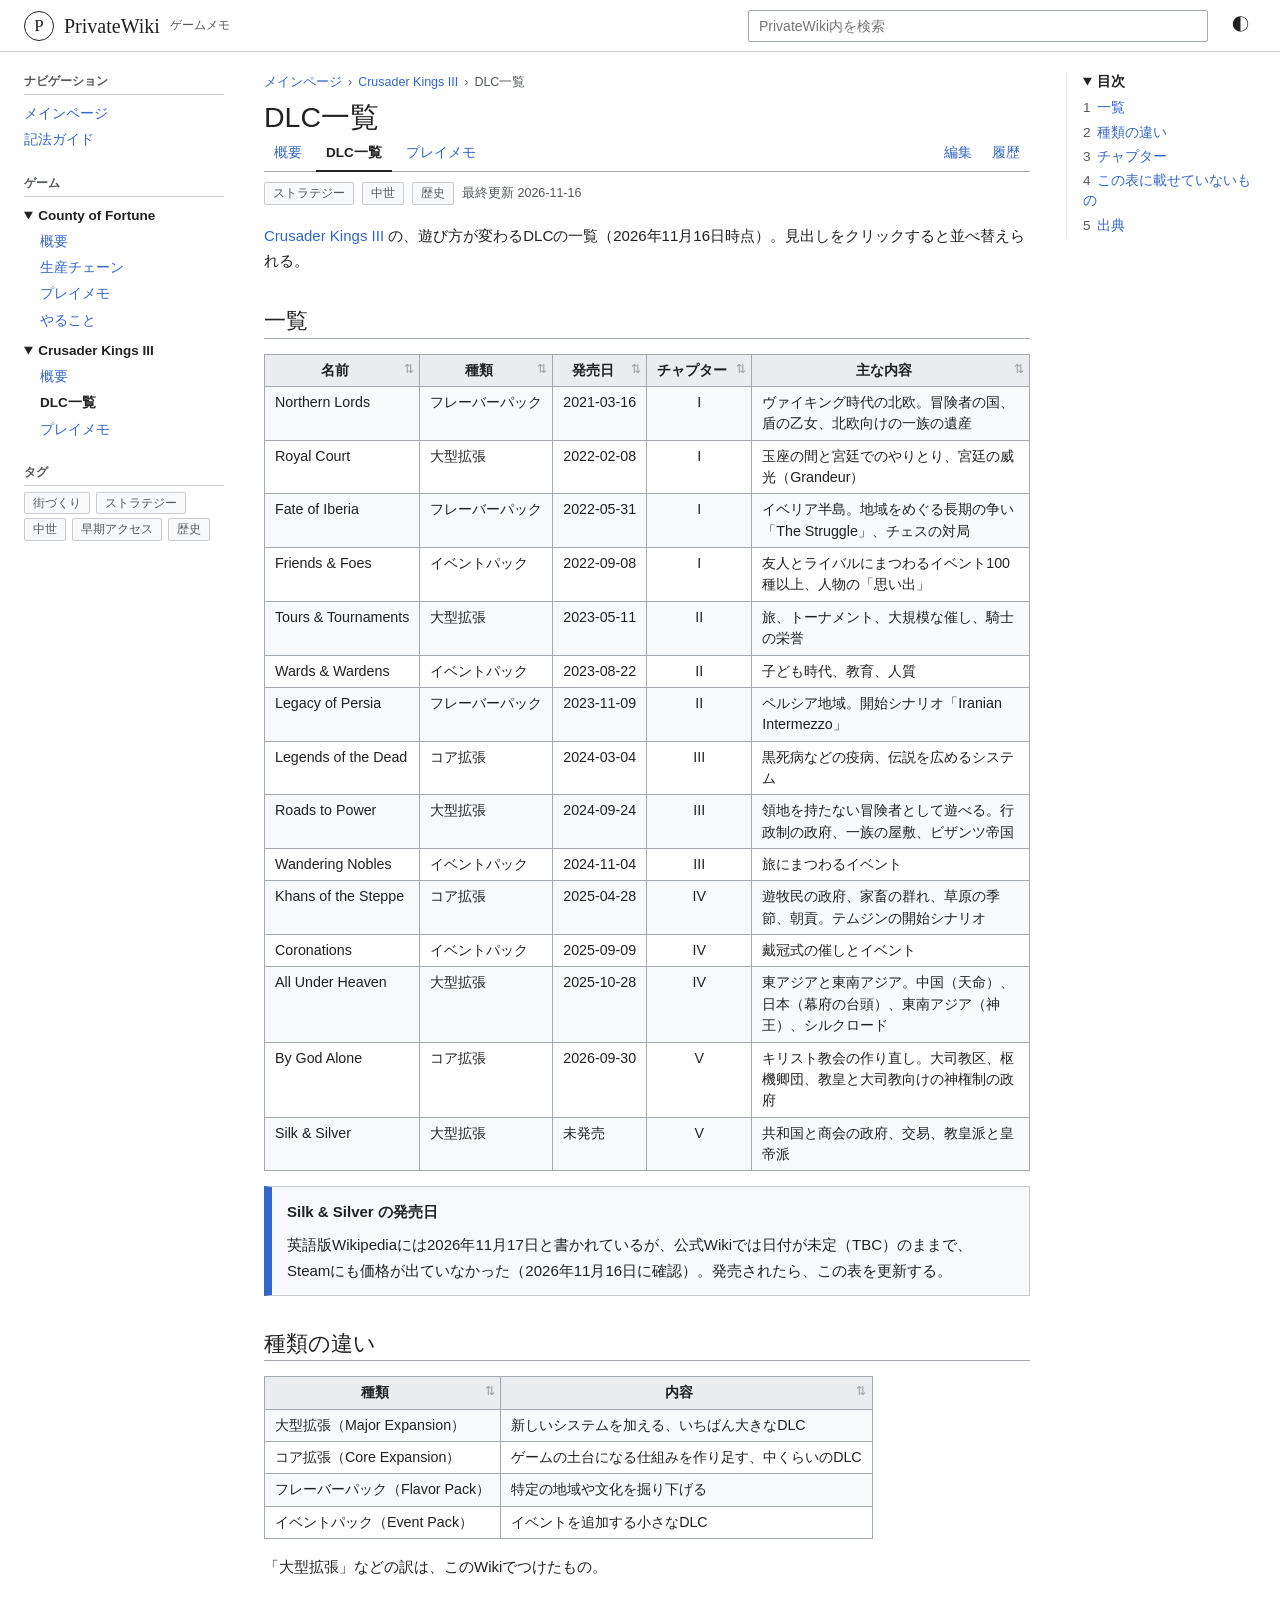
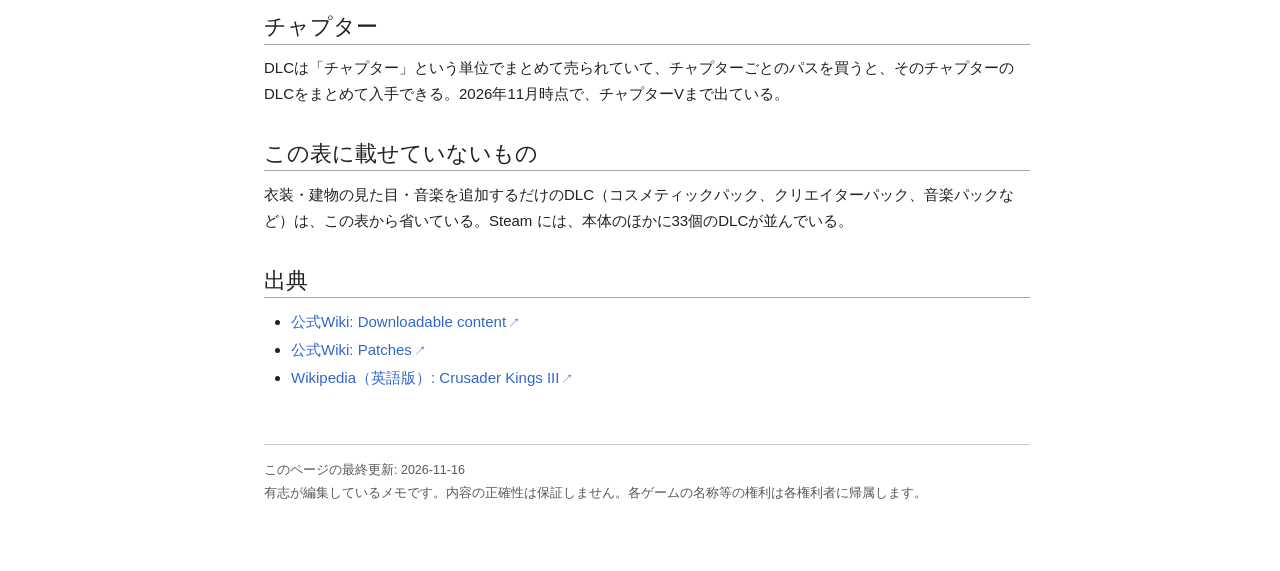
<file: games/crusader-kings-3/dlc.html>
<!doctype html>
<html lang="ja">
<head>
<meta charset="utf-8">
<meta name="viewport" content="width=device-width, initial-scale=1">
<title>DLC一覧 - Crusader Kings III - PrivateWiki</title>
<link rel="stylesheet" href="../../assets/wiki.css">
</head>
<body>
<noscript>このページの表示には JavaScript が必要です。</noscript>

<script type="text/markdown">
# DLC一覧

[[Crusader Kings III]] の、遊び方が変わるDLCの一覧（2026年11月16日時点）。見出しをクリックすると並べ替えられる。

## 一覧

| 名前 | 種類 | 発売日 | チャプター | 主な内容 |
|---|---|---|:-:|---|
| Northern Lords | フレーバーパック | 2021-03-16 | I | ヴァイキング時代の北欧。冒険者の国、盾の乙女、北欧向けの一族の遺産 |
| Royal Court | 大型拡張 | 2022-02-08 | I | 玉座の間と宮廷でのやりとり、宮廷の威光（Grandeur） |
| Fate of Iberia | フレーバーパック | 2022-05-31 | I | イベリア半島。地域をめぐる長期の争い「The Struggle」、チェスの対局 |
| Friends & Foes | イベントパック | 2022-09-08 | I | 友人とライバルにまつわるイベント100種以上、人物の「思い出」 |
| Tours & Tournaments | 大型拡張 | 2023-05-11 | II | 旅、トーナメント、大規模な催し、騎士の栄誉 |
| Wards & Wardens | イベントパック | 2023-08-22 | II | 子ども時代、教育、人質 |
| Legacy of Persia | フレーバーパック | 2023-11-09 | II | ペルシア地域。開始シナリオ「Iranian Intermezzo」 |
| Legends of the Dead | コア拡張 | 2024-03-04 | III | 黒死病などの疫病、伝説を広めるシステム |
| Roads to Power | 大型拡張 | 2024-09-24 | III | 領地を持たない冒険者として遊べる。行政制の政府、一族の屋敷、ビザンツ帝国 |
| Wandering Nobles | イベントパック | 2024-11-04 | III | 旅にまつわるイベント |
| Khans of the Steppe | コア拡張 | 2025-04-28 | IV | 遊牧民の政府、家畜の群れ、草原の季節、朝貢。テムジンの開始シナリオ |
| Coronations | イベントパック | 2025-09-09 | IV | 戴冠式の催しとイベント |
| All Under Heaven | 大型拡張 | 2025-10-28 | IV | 東アジアと東南アジア。中国（天命）、日本（幕府の台頭）、東南アジア（神王）、シルクロード |
| By God Alone | コア拡張 | 2026-09-30 | V | キリスト教会の作り直し。大司教区、枢機卿団、教皇と大司教向けの神権制の政府 |
| Silk & Silver | 大型拡張 | 未発売 | V | 共和国と商会の政府、交易、教皇派と皇帝派 |

:::note Silk & Silver の発売日
英語版Wikipediaには2026年11月17日と書かれているが、公式Wikiでは日付が未定（TBC）のままで、Steamにも価格が出ていなかった（2026年11月16日に確認）。発売されたら、この表を更新する。
:::

## 種類の違い

| 種類 | 内容 |
|---|---|
| 大型拡張（Major Expansion） | 新しいシステムを加える、いちばん大きなDLC |
| コア拡張（Core Expansion） | ゲームの土台になる仕組みを作り足す、中くらいのDLC |
| フレーバーパック（Flavor Pack） | 特定の地域や文化を掘り下げる |
| イベントパック（Event Pack） | イベントを追加する小さなDLC |

「大型拡張」などの訳は、このWikiでつけたもの。

## チャプター

DLCは「チャプター」という単位でまとめて売られていて、チャプターごとのパスを買うと、そのチャプターのDLCをまとめて入手できる。2026年11月時点で、チャプターVまで出ている。

## この表に載せていないもの

衣装・建物の見た目・音楽を追加するだけのDLC（コスメティックパック、クリエイターパック、音楽パックなど）は、この表から省いている。Steam には、本体のほかに33個のDLCが並んでいる。

## 出典

- [公式Wiki: Downloadable content](https://ck3.paradoxwikis.com/Downloadable_content)
- [公式Wiki: Patches](https://ck3.paradoxwikis.com/Patches)
- [Wikipedia（英語版）: Crusader Kings III](https://en.wikipedia.org/wiki/Crusader_Kings_III)
</script>

<script src="../../assets/vendor/marked.min.js"></script>
<script src="../../assets/pages.js"></script>
<script src="../../assets/wiki.js"></script>
</body>
</html>
</file>
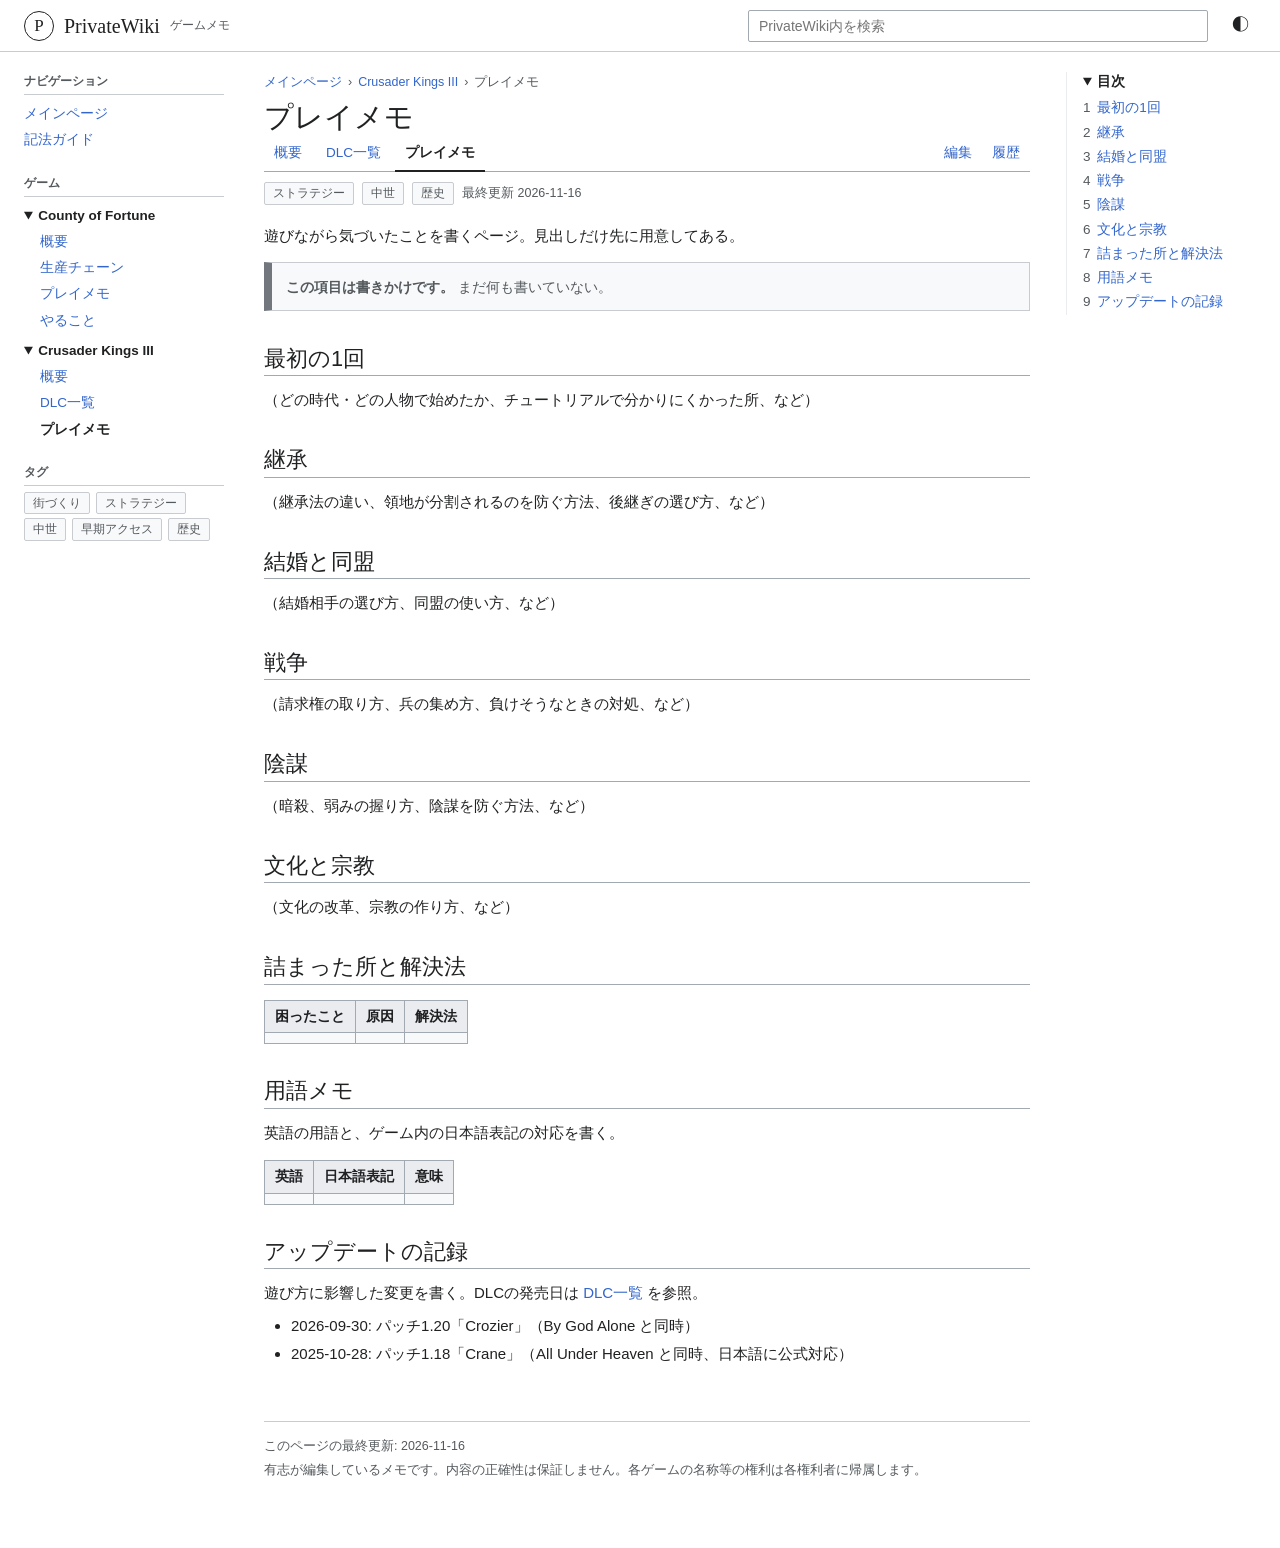
<file: games/crusader-kings-3/memo.html>
<!doctype html>
<html lang="ja">
<head>
<meta charset="utf-8">
<meta name="viewport" content="width=device-width, initial-scale=1">
<title>プレイメモ - Crusader Kings III - PrivateWiki</title>
<link rel="stylesheet" href="../../assets/wiki.css">
</head>
<body>
<noscript>このページの表示には JavaScript が必要です。</noscript>

<script type="text/markdown">
# プレイメモ

遊びながら気づいたことを書くページ。見出しだけ先に用意してある。

:::stub まだ何も書いていない。

## 最初の1回

（どの時代・どの人物で始めたか、チュートリアルで分かりにくかった所、など）

## 継承

（継承法の違い、領地が分割されるのを防ぐ方法、後継ぎの選び方、など）

## 結婚と同盟

（結婚相手の選び方、同盟の使い方、など）

## 戦争

（請求権の取り方、兵の集め方、負けそうなときの対処、など）

## 陰謀

（暗殺、弱みの握り方、陰謀を防ぐ方法、など）

## 文化と宗教

（文化の改革、宗教の作り方、など）

## 詰まった所と解決法

| 困ったこと | 原因 | 解決法 |
|---|---|---|
| | | |

## 用語メモ

英語の用語と、ゲーム内の日本語表記の対応を書く。

| 英語 | 日本語表記 | 意味 |
|---|---|---|
| | | |

## アップデートの記録

遊び方に影響した変更を書く。DLCの発売日は [[DLC一覧]] を参照。

- 2026-09-30: パッチ1.20「Crozier」（By God Alone と同時）
- 2025-10-28: パッチ1.18「Crane」（All Under Heaven と同時、日本語に公式対応）
</script>

<script src="../../assets/vendor/marked.min.js"></script>
<script src="../../assets/pages.js"></script>
<script src="../../assets/wiki.js"></script>
</body>
</html>
</file>
<file: assets/wiki.css>
/* PrivateWiki — Wikipedia風の共通スタイル */

:root {
  --bg: #ffffff;
  --bg-subtle: #f8f9fa;
  --bg-header: #eaecf0;
  --bg-stripe: #ffffff;
  --text: #202122;
  --text-sub: #54595d;
  --border: #a2a9b1;
  --border-light: #c8ccd1;
  --border-faint: #eaecf0;
  --link: #3366cc;
  --link-visited: #6b4ba1;
  --link-new: #d73333;
  --mark: #fef6a7;
  --note: #3366cc;
  --warn: #edab00;
  --stub: #72777d;
  --ok: #14866d;
  --shadow: 0 2px 10px rgba(0, 0, 0, 0.16);
  --font-sans: -apple-system, BlinkMacSystemFont, "Segoe UI", "Hiragino Kaku Gothic ProN",
    "Yu Gothic UI", "Meiryo", sans-serif;
  --font-serif: "Linux Libertine", Georgia, "Times New Roman", "Hiragino Mincho ProN",
    "Yu Mincho", "YuMincho", serif;
  --font-mono: Consolas, "SFMono-Regular", Menlo, "MS Gothic", monospace;
  --header-h: 52px;
  color-scheme: light;
}

:root[data-theme="dark"] {
  --bg: #101418;
  --bg-subtle: #1b1f24;
  --bg-header: #272c33;
  --bg-stripe: #14181d;
  --text: #eaecf0;
  --text-sub: #a2a9b1;
  --border: #5b6269;
  --border-light: #434a51;
  --border-faint: #2a2f36;
  --link: #88a3e8;
  --link-visited: #a799cd;
  --link-new: #fd7865;
  --mark: #6b5a00;
  --note: #6d8fe0;
  --warn: #d9a200;
  --stub: #8a9199;
  --ok: #2cb491;
  --shadow: 0 2px 12px rgba(0, 0, 0, 0.6);
  color-scheme: dark;
}

* {
  box-sizing: border-box;
}

html {
  scroll-padding-top: calc(var(--header-h) + 12px);
  -webkit-text-size-adjust: 100%;
}

body {
  margin: 0;
  background: var(--bg);
  color: var(--text);
  font-family: var(--font-sans);
  font-size: 15px;
  line-height: 1.7;
}

a {
  color: var(--link);
  text-decoration: none;
}

a:hover {
  text-decoration: underline;
}

a.new,
a.new:visited {
  color: var(--link-new);
}

mark {
  background: var(--mark);
  color: inherit;
  padding: 0 1px;
}

noscript {
  display: block;
  padding: 24px;
}

/* ---------- ヘッダー ---------- */

.site-header {
  position: sticky;
  top: 0;
  z-index: 20;
  display: flex;
  align-items: center;
  gap: 16px;
  height: var(--header-h);
  padding: 0 24px;
  background: var(--bg);
  border-bottom: 1px solid var(--border-light);
}

.logo {
  display: flex;
  align-items: center;
  gap: 10px;
  color: var(--text);
  font-family: var(--font-serif);
  font-size: 20px;
  white-space: nowrap;
}

.logo:hover {
  text-decoration: none;
}

.logo-mark {
  display: grid;
  place-items: center;
  width: 30px;
  height: 30px;
  border: 1px solid var(--text);
  border-radius: 50%;
  font-size: 17px;
  line-height: 1;
}

.logo small {
  color: var(--text-sub);
  font-family: var(--font-sans);
  font-size: 11.5px;
}

.search {
  position: relative;
  flex: 1;
  max-width: 460px;
  margin-left: auto;
}

.search input {
  width: 100%;
  height: 32px;
  padding: 0 10px;
  border: 1px solid var(--border);
  border-radius: 2px;
  background: var(--bg);
  color: var(--text);
  font: inherit;
  font-size: 14px;
}

.search input:focus {
  outline: 2px solid var(--link);
  outline-offset: -1px;
  border-color: var(--link);
}

.search-results {
  position: absolute;
  top: 100%;
  left: 0;
  right: 0;
  z-index: 30;
  max-height: 70vh;
  margin-top: 2px;
  overflow: auto;
  background: var(--bg);
  border: 1px solid var(--border);
  box-shadow: var(--shadow);
}

.search-results a {
  display: block;
  padding: 7px 12px;
  border-bottom: 1px solid var(--border-faint);
  color: var(--text);
}

.search-results a:hover,
.search-results a.sel {
  background: var(--bg-header);
  text-decoration: none;
}

.search-results .r-title {
  color: var(--link);
  font-weight: 600;
}

.search-results .r-sub {
  margin-left: 8px;
  color: var(--text-sub);
  font-size: 12px;
}

.search-results .r-snip {
  color: var(--text-sub);
  font-size: 12.5px;
  line-height: 1.5;
}

.search-note {
  padding: 8px 12px;
  color: var(--text-sub);
  font-size: 12.5px;
}

.icon-btn {
  display: inline-grid;
  place-items: center;
  width: 32px;
  height: 32px;
  flex: none;
  padding: 0;
  border: 1px solid transparent;
  border-radius: 2px;
  background: none;
  color: var(--text);
  font: inherit;
  font-size: 17px;
  cursor: pointer;
}

.icon-btn:hover {
  background: var(--bg-header);
}

.menu-btn {
  display: none;
}

/* ---------- レイアウト ---------- */

.layout {
  display: grid;
  grid-template-columns: 200px minmax(0, 1fr);
  column-gap: 40px;
  max-width: 1440px;
  margin: 0 auto;
  padding: 20px 24px 64px;
}

.sidebar {
  position: sticky;
  top: calc(var(--header-h) + 20px);
  align-self: start;
  max-height: calc(100vh - var(--header-h) - 40px);
  overflow: auto;
  font-size: 13.5px;
  line-height: 1.5;
}

.sidebar h2 {
  margin: 0 0 6px;
  padding-bottom: 4px;
  border-bottom: 1px solid var(--border-light);
  color: var(--text-sub);
  font-size: 12px;
  font-weight: 600;
}

.sidebar section {
  margin-bottom: 20px;
}

.sidebar ul {
  margin: 0;
  padding: 0;
  list-style: none;
}

.sidebar li {
  padding: 3px 0;
}

.sidebar details {
  margin-bottom: 4px;
}

.sidebar summary {
  padding: 3px 0;
  cursor: pointer;
  font-weight: 600;
}

.sidebar details ul {
  padding-left: 16px;
}

.sidebar .tags {
  display: flex;
  flex-wrap: wrap;
  gap: 4px 6px;
}

.backdrop {
  display: none;
}

.content {
  display: grid;
  grid-template-columns: minmax(0, 1fr);
  min-width: 0;
  max-width: 1160px;
}

.content > * {
  min-width: 0;
}

/* ---------- ページ見出しまわり ---------- */

.breadcrumb {
  margin-bottom: 6px;
  color: var(--text-sub);
  font-size: 12.5px;
}

.breadcrumb .sep {
  margin: 0 6px;
}

.page-title {
  margin: 0 0 12px;
  padding-bottom: 4px;
  border-bottom: 1px solid var(--border);
  font-size: 1.9em;
  font-weight: 400;
  line-height: 1.3;
}

.page-title.has-tabs {
  margin-bottom: 0;
  border-bottom: 0;
  padding-bottom: 0;
}

.page-tabs {
  display: flex;
  flex-wrap: wrap;
  gap: 0 4px;
  margin-bottom: 12px;
  border-bottom: 1px solid var(--border);
  font-size: 13.5px;
}

.page-tabs a,
.page-tabs strong {
  margin-bottom: -1px;
  padding: 6px 10px 5px;
  border-bottom: 2px solid transparent;
}

.page-tabs strong {
  border-bottom-color: var(--text);
}

.page-actions {
  display: flex;
  margin-left: auto;
}

.page-meta {
  display: flex;
  flex-wrap: wrap;
  align-items: center;
  gap: 4px 8px;
  margin: -2px 0 18px;
  color: var(--text-sub);
  font-size: 12.5px;
}

.badge,
.tag {
  display: inline-block;
  padding: 0 8px;
  border: 1px solid var(--border-light);
  border-radius: 2px;
  background: var(--bg-subtle);
  color: var(--text-sub);
  font-size: 12px;
  line-height: 1.7;
  white-space: nowrap;
}

a.tag:hover {
  border-color: var(--link);
  color: var(--link);
  text-decoration: none;
}

.badge {
  border-color: currentColor;
  background: none;
  font-weight: 600;
}

.badge.playing {
  color: var(--ok);
}

.badge.cleared {
  color: var(--note);
}

.badge.paused {
  color: var(--warn);
}

/* ---------- 目次 ---------- */

.toc {
  justify-self: start;
  min-width: 220px;
  max-width: 100%;
  margin: 0 0 18px;
  padding: 8px 16px 10px;
  border: 1px solid var(--border);
  background: var(--bg-subtle);
  font-size: 13.5px;
  line-height: 1.5;
}

.toc-title {
  cursor: pointer;
  font-weight: 700;
}

.toc[open] > .toc-title {
  margin-bottom: 4px;
}

.nowrap {
  white-space: nowrap;
}

.toc ol {
  margin: 0;
  padding: 0;
  list-style: none;
}

.toc ol ol {
  padding-left: 1.4em;
}

.toc a {
  display: block;
  padding: 2px 0;
}

.toc .num {
  margin-right: 0.5em;
  color: var(--text-sub);
}

.toc a.active {
  color: var(--text);
  font-weight: 600;
}

@media (min-width: 1200px) {
  .content {
    grid-template-columns: minmax(0, 1fr) 190px;
    column-gap: 36px;
  }

  .content > * {
    grid-column: 1;
  }

  .content > .toc {
    grid-column: 2;
    grid-row: 1 / span 8;
    position: sticky;
    top: calc(var(--header-h) + 20px);
    align-self: start;
    justify-self: stretch;
    min-width: 0;
    max-height: calc(100vh - var(--header-h) - 40px);
    margin: 0;
    padding: 0 0 0 16px;
    overflow: auto;
    border: 0;
    border-left: 1px solid var(--border-faint);
    background: none;
  }
}

/* ---------- 本文 ---------- */

.body {
  overflow-wrap: break-word;
}

.body::after {
  content: "";
  display: block;
  clear: both;
}

.body > :first-child {
  margin-top: 0;
}

.body a:visited {
  color: var(--link-visited);
}

.body a.external::after {
  content: "↗";
  margin-left: 2px;
  font-size: 0.8em;
}

.body h2 {
  margin: 1.5em 0 0.5em;
  padding-bottom: 2px;
  border-bottom: 1px solid var(--border);
  font-size: 1.45em;
  font-weight: 400;
  line-height: 1.35;
}

.body h3 {
  margin: 1.3em 0 0.3em;
  font-size: 1.2em;
  line-height: 1.4;
}

.body h4 {
  margin: 1.1em 0 0.2em;
  font-size: 1.05em;
}

.body p {
  margin: 0.5em 0;
}

.body ul,
.body ol {
  margin: 0.4em 0;
  padding-left: 1.8em;
}

.body li {
  margin: 0.15em 0;
}

.body img {
  max-width: 100%;
  height: auto;
}

.body hr {
  height: 1px;
  margin: 1.5em 0;
  border: 0;
  background: var(--border-light);
}

.body blockquote {
  margin: 1em 0;
  padding: 0.2em 1em;
  border-left: 4px solid var(--border-light);
  color: var(--text-sub);
}

.body code,
.body kbd {
  padding: 1px 4px;
  border: 1px solid var(--border-faint);
  border-radius: 2px;
  background: var(--bg-subtle);
  font-family: var(--font-mono);
  font-size: 0.92em;
}

.body kbd {
  border-color: var(--border-light);
  box-shadow: 0 1px 0 var(--border-light);
}

.body pre {
  margin: 1em 0;
  padding: 0.8em 1em;
  overflow: auto;
  border: 1px solid var(--border-light);
  background: var(--bg-subtle);
  line-height: 1.5;
}

.body pre code {
  padding: 0;
  border: 0;
  background: none;
}

/* 表（wikitable） */

.table-wrap {
  margin: 1em 0;
  overflow-x: auto;
}

.body table {
  border-collapse: collapse;
  border: 1px solid var(--border);
  background: var(--bg-subtle);
  font-size: 0.95em;
  line-height: 1.5;
}

.body th,
.body td {
  padding: 0.35em 0.7em;
  border: 1px solid var(--border);
  vertical-align: top;
}

.body th {
  background: var(--bg-header);
  text-align: center;
}

.body tbody tr:nth-child(even) > td {
  background: var(--bg-stripe);
}

.body th.sortable {
  position: relative;
  padding-right: 1.7em;
  cursor: pointer;
  user-select: none;
  white-space: nowrap;
}

.body th.sortable::after {
  content: "⇅";
  position: absolute;
  right: 0.45em;
  opacity: 0.4;
  font-size: 0.85em;
  font-weight: 400;
}

.body th[aria-sort="ascending"]::after {
  content: "▲";
  opacity: 1;
}

.body th[aria-sort="descending"]::after {
  content: "▼";
  opacity: 1;
}

/* 基礎情報ボックス（infobox） */

.body table.infobox {
  float: right;
  clear: right;
  width: 300px;
  margin: 0 0 16px 24px;
  font-size: 0.9em;
}

.infobox caption {
  padding: 0.35em 0.6em;
  border: 1px solid var(--border);
  border-bottom: 0;
  background: var(--bg-header);
  font-size: 1.1em;
  font-weight: 700;
}

.infobox th {
  width: 34%;
  text-align: left;
  white-space: nowrap;
}

.body .infobox tbody tr > td {
  background: var(--bg-subtle);
}

.infobox td.infobox-full {
  text-align: center;
}

/* 折りたたみ・囲み */

details.spoiler {
  margin: 1em 0;
  border: 1px solid var(--border-light);
  background: var(--bg-subtle);
}

details.spoiler > summary {
  padding: 0.4em 0.9em;
  cursor: pointer;
  font-weight: 600;
}

details.spoiler[open] > summary {
  border-bottom: 1px solid var(--border-light);
}

details.spoiler > :not(summary) {
  margin-right: 0.9rem;
  margin-left: 0.9rem;
}

details.spoiler > ul,
details.spoiler > ol {
  margin-left: 0.2rem;
}

.box {
  margin: 1em 0;
  padding: 0.3em 1em;
  overflow: hidden;
  border: 1px solid var(--border-light);
  border-left: 8px solid var(--note);
  background: var(--bg-subtle);
}

.box-warn {
  border-left-color: var(--warn);
}

.box-stub {
  border-left-color: var(--stub);
  color: var(--text-sub);
  font-size: 0.95em;
}

.box-title {
  font-weight: 700;
}

/* 生産チェーンの図（:::chain） */

.pc {
  --pc-line: var(--border);
  margin: 1em 0;
  font-size: 13.5px;
  line-height: 1.5;
}

.pc figcaption {
  margin-bottom: 4px;
  font-weight: 700;
}

.pc-scroll {
  padding: 4px 2px 10px;
  overflow-x: auto;
}

.pc-node {
  display: flex;
  align-items: center;
}

.pc-scroll > .pc-node {
  width: max-content;
}

.pc-scroll > .pc-node + .pc-node {
  margin-top: 16px;
}

/* 建物ひとつで作れる品物だけを並べた図は、横に並べて折り返す */
.pc-flat {
  display: flex;
  flex-wrap: wrap;
  gap: 8px;
}

.pc-scroll.pc-flat > .pc-node {
  min-width: 0;
  margin-top: 0;
}

.pc-inputs {
  display: flex;
}

.pc-input {
  display: flex;
  align-items: center;
  position: relative;
}

.pc-line,
.pc-arrow,
.pc-input::after {
  background: var(--pc-line);
}

/* 材料が複数あるとき、枝どうしをつなぐ線 */
.pc-input::after {
  content: "";
  position: absolute;
}

.pc-input:only-child::after {
  display: none;
}

.pc-arrow {
  position: relative;
  flex: none;
}

.pc-arrow::after {
  content: "";
  position: absolute;
  border-style: solid;
  border-color: transparent;
}

.pc-alt {
  display: flex;
  flex-direction: column;
  align-items: flex-start;
  gap: 6px;
  padding: 4px 8px 8px;
  border: 1px dashed var(--border);
  border-radius: 4px;
}

.pc-alt-label {
  color: var(--text-sub);
  font-size: 11px;
}

.pc-card {
  flex: none;
  min-width: 112px;
  border: 1px solid var(--border);
  background: var(--bg-subtle);
  white-space: nowrap;
}

.pc-building {
  padding: 3px 10px;
  background: var(--bg-header);
  font-weight: 700;
  text-align: center;
}

.pc-building small {
  display: block;
  font-size: 10.5px;
  font-weight: 400;
  line-height: 1.2;
  opacity: 0.75;
}

.pc-row {
  display: flex;
  align-items: baseline;
  gap: 8px;
  padding: 3px 10px;
  border-top: 1px solid var(--border-light);
}

.pc-kind {
  flex: none;
  color: var(--text-sub);
  font-size: 11px;
}

.pc-goods {
  display: flex;
  flex: 1;
  flex-direction: column;
}

.pc-good {
  display: flex;
  justify-content: space-between;
  gap: 14px;
}

.pc-good b {
  font-variant-numeric: tabular-nums;
}

/* その図で先へ進まない産物（副産物）は控えめに出す */
.pc-out .pc-good:not(.pc-main) {
  color: var(--text-sub);
}

.pc-out .pc-main {
  font-weight: 700;
}

.pc-goal {
  border: 2px solid var(--note);
}

.pc-goal .pc-building {
  background: var(--note);
  color: var(--bg);
}

/* 広い画面: 左から右へ流す */
@media (min-width: 700px) {
  .pc-inputs {
    flex-direction: column;
  }

  .pc-input {
    padding: 6px 0;
  }

  .pc-line {
    flex: 1;
    min-width: 24px;
    height: 2px;
  }

  .pc-input::after {
    top: 0;
    right: 0;
    bottom: 0;
    width: 2px;
  }

  .pc-input:first-child::after {
    top: calc(50% - 1px);
  }

  .pc-input:last-child::after {
    bottom: calc(50% - 1px);
  }

  .pc-arrow {
    width: 18px;
    height: 2px;
    margin-right: 7px;
  }

  .pc-arrow::after {
    top: 50%;
    right: -7px;
    border-width: 5px 0 5px 7px;
    border-left-color: var(--pc-line);
    transform: translateY(-50%);
  }
}

/* 狭い画面: 上から下へ流す */
@media (max-width: 699px) {
  .pc-scroll > .pc-node {
    min-width: 100%;
  }

  .pc-node,
  .pc-input {
    flex-direction: column;
  }

  .pc-input {
    padding: 0 6px;
  }

  .pc-line {
    flex: 1;
    width: 2px;
    min-height: 16px;
  }

  .pc-input::after {
    right: 0;
    bottom: 0;
    left: 0;
    height: 2px;
  }

  .pc-input:first-child::after {
    left: calc(50% - 1px);
  }

  .pc-input:last-child::after {
    right: calc(50% - 1px);
  }

  .pc-arrow {
    width: 2px;
    height: 14px;
    margin-bottom: 7px;
  }

  .pc-arrow::after {
    bottom: -7px;
    left: 50%;
    border-width: 7px 5px 0;
    border-top-color: var(--pc-line);
    transform: translateX(-50%);
  }

  .pc-alt {
    align-items: center;
  }
}

/* チェックリスト */

.body ul.task-list {
  padding-left: 0.3em;
  list-style: none;
}

.task-list label {
  cursor: pointer;
}

.task-list input {
  margin: 0 0.5em 0 0;
  vertical-align: -1px;
}

.task-list li.done > label {
  color: var(--text-sub);
}

.task-progress {
  display: flex;
  align-items: center;
  gap: 10px;
  margin: 0.6em 0 0.2em;
  color: var(--text-sub);
  font-size: 12.5px;
}

.task-progress progress {
  width: 160px;
  height: 8px;
  accent-color: var(--ok);
}

/* メインページ用 */

.recent {
  list-style: none;
  padding-left: 0 !important;
}

.recent time {
  display: inline-block;
  min-width: 7.2em;
  color: var(--text-sub);
  font-variant-numeric: tabular-nums;
}

/* ---------- フッター ---------- */

.page-footer {
  margin-top: 48px;
  padding-top: 12px;
  border-top: 1px solid var(--border-light);
  color: var(--text-sub);
  font-size: 12.5px;
}

.page-footer p {
  margin: 0.2em 0;
}

/* ---------- 狭い画面 ---------- */

@media (max-width: 899px) {
  .site-header {
    gap: 10px;
    padding: 0 12px;
  }

  .menu-btn {
    display: inline-grid;
  }

  .logo small {
    display: none;
  }

  .layout {
    grid-template-columns: minmax(0, 1fr);
    padding: 14px 16px 48px;
  }

  .sidebar {
    position: fixed;
    top: var(--header-h);
    bottom: 0;
    left: 0;
    z-index: 15;
    width: 270px;
    max-width: 85vw;
    max-height: none;
    padding: 18px 18px 32px;
    border-right: 1px solid var(--border-light);
    background: var(--bg);
    font-size: 15px;
    transform: translateX(-100%);
    transition: transform 0.18s ease;
    visibility: hidden;
  }

  .nav-open .sidebar {
    transform: none;
    visibility: visible;
    box-shadow: var(--shadow);
  }

  .nav-open .backdrop {
    display: block;
    position: fixed;
    inset: var(--header-h) 0 0 0;
    z-index: 14;
    background: rgba(0, 0, 0, 0.35);
  }

  .page-title {
    font-size: 1.6em;
  }
}

@media (max-width: 699px) {
  .body table.infobox {
    float: none;
    width: 100%;
    margin: 0 0 16px;
  }

  .logo-text {
    display: none;
  }

  .toc {
    justify-self: stretch;
  }
}

@media (prefers-reduced-motion: reduce) {
  .sidebar {
    transition: none;
  }
}

/* ---------- 印刷 ---------- */

@media print {
  .site-header,
  .sidebar,
  .page-tabs,
  .toc,
  .backdrop {
    display: none !important;
  }

  .layout {
    display: block;
    padding: 0;
  }

  details.spoiler > summary {
    list-style: none;
  }
}
</file>
